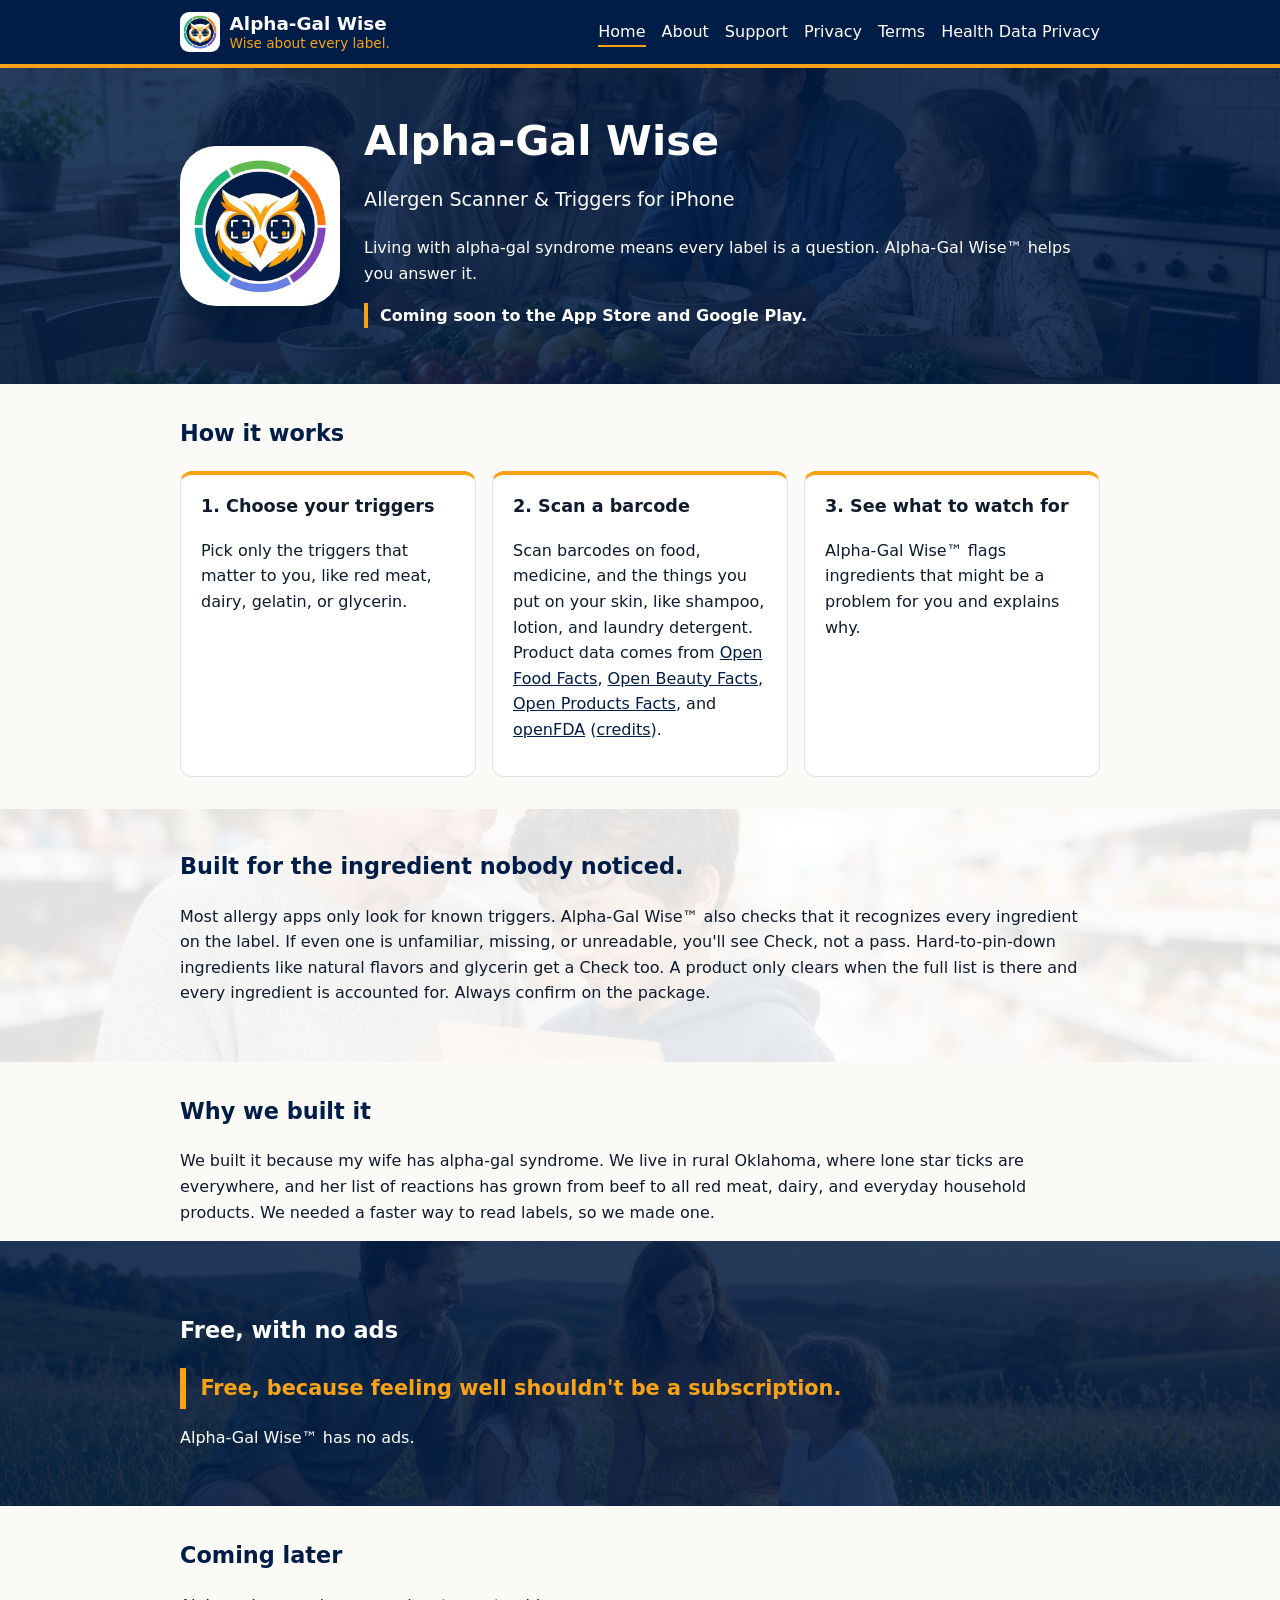
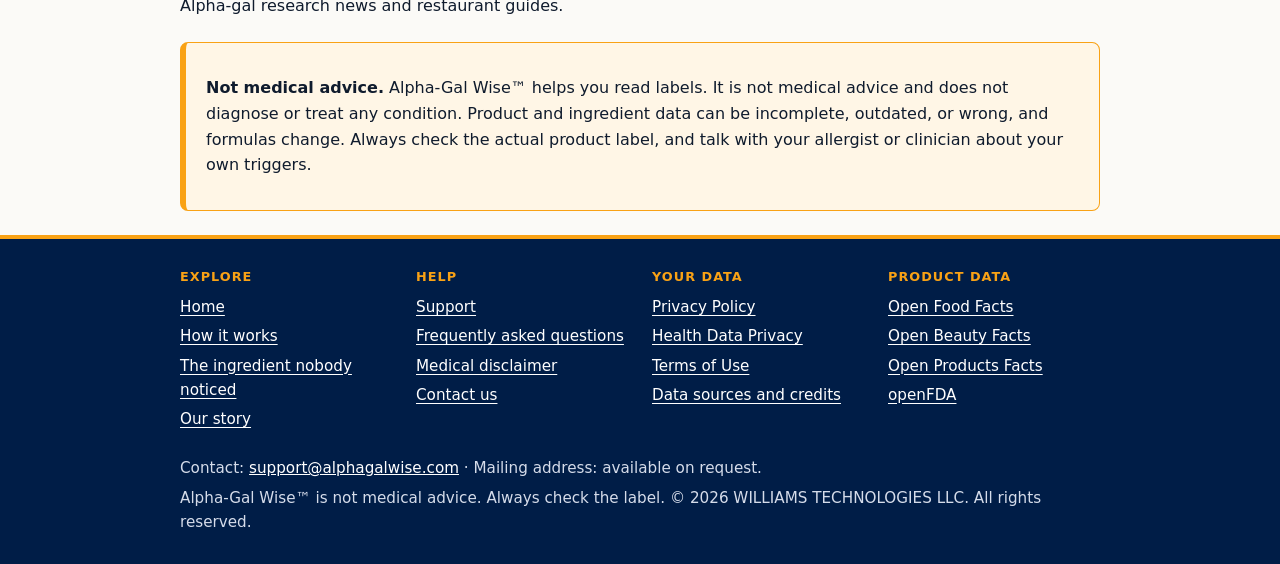
<file: index.html>
<!doctype html>
<html lang="en">
<head>
<meta charset="utf-8">
<meta name="viewport" content="width=device-width, initial-scale=1">
<title>Alpha-Gal Wise | Alpha-Gal Syndrome Ingredient Scanner</title>
<meta name="description" content="Ingredient scanner for alpha-gal syndrome. Scan food, medicine, and personal care barcodes to spot hidden mammal-derived ingredients that may be triggers.">
<link rel="canonical" href="https://alphagalwise.com/">
<link rel="icon" href="/favicon.ico" sizes="any">
<link rel="icon" type="image/png" sizes="32x32" href="/assets/favicon-32.png">
<link rel="apple-touch-icon" href="/assets/apple-touch-icon.png">
<link rel="stylesheet" href="/assets/style.css?v=20261030">
<meta property="og:title" content="Alpha-Gal Wise | Alpha-Gal Syndrome Ingredient Scanner">
<meta property="og:description" content="Ingredient scanner for alpha-gal syndrome. Scan food, medicine, and personal care barcodes to spot hidden mammal-derived ingredients that may be triggers.">
<meta property="og:image" content="https://alphagalwise.com/assets/og-image.png">
<meta property="og:image:width" content="1200">
<meta property="og:image:height" content="630">
<meta property="og:image:alt" content="Alpha-Gal Wise app icon with the slogan: Free, because feeling well shouldn&#x27;t be a subscription.">
<meta property="og:url" content="https://alphagalwise.com/">
<meta property="og:type" content="website">
<meta property="og:site_name" content="Alpha-Gal Wise">
<meta name="twitter:card" content="summary_large_image">
<meta name="twitter:title" content="Alpha-Gal Wise | Alpha-Gal Syndrome Ingredient Scanner">
<meta name="twitter:description" content="Ingredient scanner for alpha-gal syndrome. Scan food, medicine, and personal care barcodes to spot hidden mammal-derived ingredients that may be triggers.">
<meta name="twitter:image" content="https://alphagalwise.com/assets/og-image.png">
<meta name="twitter:image:alt" content="Alpha-Gal Wise app icon with the slogan: Free, because feeling well shouldn&#x27;t be a subscription.">
<meta name="theme-color" content="#001D47">
<script src="/assets/header.js?v=20261030" defer></script>
</head>
<body>
<a class="skip" href="#main">Skip to main content</a>
<header class="site"><div class="wrap">
<a class="brand" href="/"><img src="/assets/icon-256.png" alt="" width="40" height="40"><span class="brand-text"><span class="brand-name">Alpha-Gal Wise</span><span class="tagline">Wise about every label.</span></span></a>
<button class="menu-btn" type="button" aria-expanded="false" aria-controls="main-nav" aria-label="Menu"><span></span><span></span><span></span></button>
<nav aria-label="Main" id="main-nav"><ul><li><a href="index.html" aria-current="page">Home</a></li><li><a href="about.html">About</a></li><li><a href="support.html">Support</a></li><li><a href="privacy.html">Privacy</a></li><li><a href="terms.html">Terms</a></li><li><a href="health-data-privacy.html">Health Data Privacy</a></li></ul></nav>
</div></header>
<main id="main" class="wrap">

<section class="hero bleed photo-navy" style="--img:url(/assets/mock/kitchen.jpg)" aria-labelledby="h1">
<img src="/assets/icon-256.png" alt="Alpha-Gal Wise app icon" width="160" height="160">
<div>
<h1 id="h1">Alpha-Gal Wise</h1>
<p class="lead">Allergen Scanner &amp; Triggers for iPhone</p>
<p>Living with alpha-gal syndrome means every label is a question. Alpha-Gal Wise&trade; helps you answer it.</p>
<p class="soon">Coming soon to the App Store and Google Play.</p>
</div>
</section>

<h2 id="how-it-works">How it works</h2>
<div class="grid">
<div class="card"><h3>1. Choose your triggers</h3><p>Pick only the triggers that matter to you, like red meat, dairy, gelatin, or glycerin.</p></div>
<div class="card"><h3>2. Scan a barcode</h3><p>Scan barcodes on food, medicine, and the things you put on your skin, like shampoo, lotion, and laundry detergent. Product data comes from <a href="https://world.openfoodfacts.org" target="_blank" rel="noopener">Open Food Facts</a>, <a href="https://world.openbeautyfacts.org" target="_blank" rel="noopener">Open Beauty Facts</a>, <a href="https://world.openproductsfacts.org" target="_blank" rel="noopener">Open Products Facts</a>, and <a href="https://open.fda.gov" target="_blank" rel="noopener">openFDA</a> (<a href="/support.html#credits">credits</a>).</p></div>
<div class="card"><h3>3. See what to watch for</h3><p>Alpha-Gal Wise&trade; flags ingredients that might be a problem for you and explains why.</p></div>
</div>

<section class="feature bleed photo-white" style="--img:url(/assets/mock/grocery.jpg)" aria-labelledby="unknowns">
<h2 id="unknowns">Built for the ingredient nobody noticed.</h2>
<p>Most allergy apps only look for known triggers. Alpha-Gal Wise&trade; also checks that it recognizes every ingredient on the label. If even one is unfamiliar, missing, or unreadable, you'll see Check, not a pass. Hard-to-pin-down ingredients like natural flavors and glycerin get a Check too. A product only clears when the full list is there and every ingredient is accounted for. Always confirm on the package.</p>
</section>

<h2>Why we built it</h2>
<p>We built it because my wife has alpha-gal syndrome. We live in rural Oklahoma, where lone star ticks are everywhere, and her list of reactions has grown from beef to all red meat, dairy, and everyday household products. We needed a faster way to read labels, so we made one.</p>

<section class="bleed photo-navy" style="--img:url(/assets/mock/picnic.jpg)">
<h2>Free, with no ads</h2>
<p class="slogan">Free, because feeling well shouldn't be a subscription.</p>
<p>Alpha-Gal Wise&trade; has no ads.</p>
</section>

<h2>Coming later</h2>
<p>Alpha-gal research news and restaurant guides.</p>

<div class="notice" role="note"><p><strong>Not medical advice.</strong> Alpha-Gal Wise&trade; helps you read labels. It is not medical advice and does not diagnose or treat any condition. Product and ingredient data can be incomplete, outdated, or wrong, and formulas change. Always check the actual product label, and talk with your allergist or clinician about your own triggers.</p></div>

</main>
<footer class="site"><div class="wrap">
<nav class="ftoc" aria-label="Footer">
<div class="fcol"><h2>Explore</h2><ul><li><a href="/index.html">Home</a></li><li><a href="/index.html#how-it-works">How it works</a></li><li><a href="/index.html#unknowns">The ingredient nobody noticed</a></li><li><a href="/about.html">Our story</a></li></ul></div>
<div class="fcol"><h2>Help</h2><ul><li><a href="/support.html">Support</a></li><li><a href="/support.html#faq">Frequently asked questions</a></li><li><a href="/support.html#medical-disclaimer">Medical disclaimer</a></li><li><a href="/about.html#contact">Contact us</a></li></ul></div>
<div class="fcol"><h2>Your data</h2><ul><li><a href="/privacy.html">Privacy Policy</a></li><li><a href="/health-data-privacy.html">Health Data Privacy</a></li><li><a href="/terms.html">Terms of Use</a></li><li><a href="/support.html#credits">Data sources and credits</a></li></ul></div>
<div class="fcol"><h2>Product data</h2><ul><li><a href="https://world.openfoodfacts.org/" target="_blank" rel="noopener">Open Food Facts</a></li><li><a href="https://world.openbeautyfacts.org/" target="_blank" rel="noopener">Open Beauty Facts</a></li><li><a href="https://world.openproductsfacts.org/" target="_blank" rel="noopener">Open Products Facts</a></li><li><a href="https://open.fda.gov/" target="_blank" rel="noopener">openFDA</a></li></ul></div>
</nav>
<p>Contact: <a href="mailto:support@alphagalwise.com">support@alphagalwise.com</a> &middot; Mailing address: available on request.</p>
<p>Alpha-Gal Wise&trade; is not medical advice. Always check the label. &copy; 2026 WILLIAMS TECHNOLOGIES LLC. All rights reserved.</p>
</div></footer>
<script>if(navigator.doNotTrack!=='1'&&window.doNotTrack!=='1'&&!navigator.globalPrivacyControl){var g=document.createElement('script');g.async=true;g.src='https://gc.zgo.at/count.js';g.setAttribute('data-goatcounter','https://alphagalwise.goatcounter.com/count');document.body.appendChild(g);}</script>
</body>
</html>
</file>
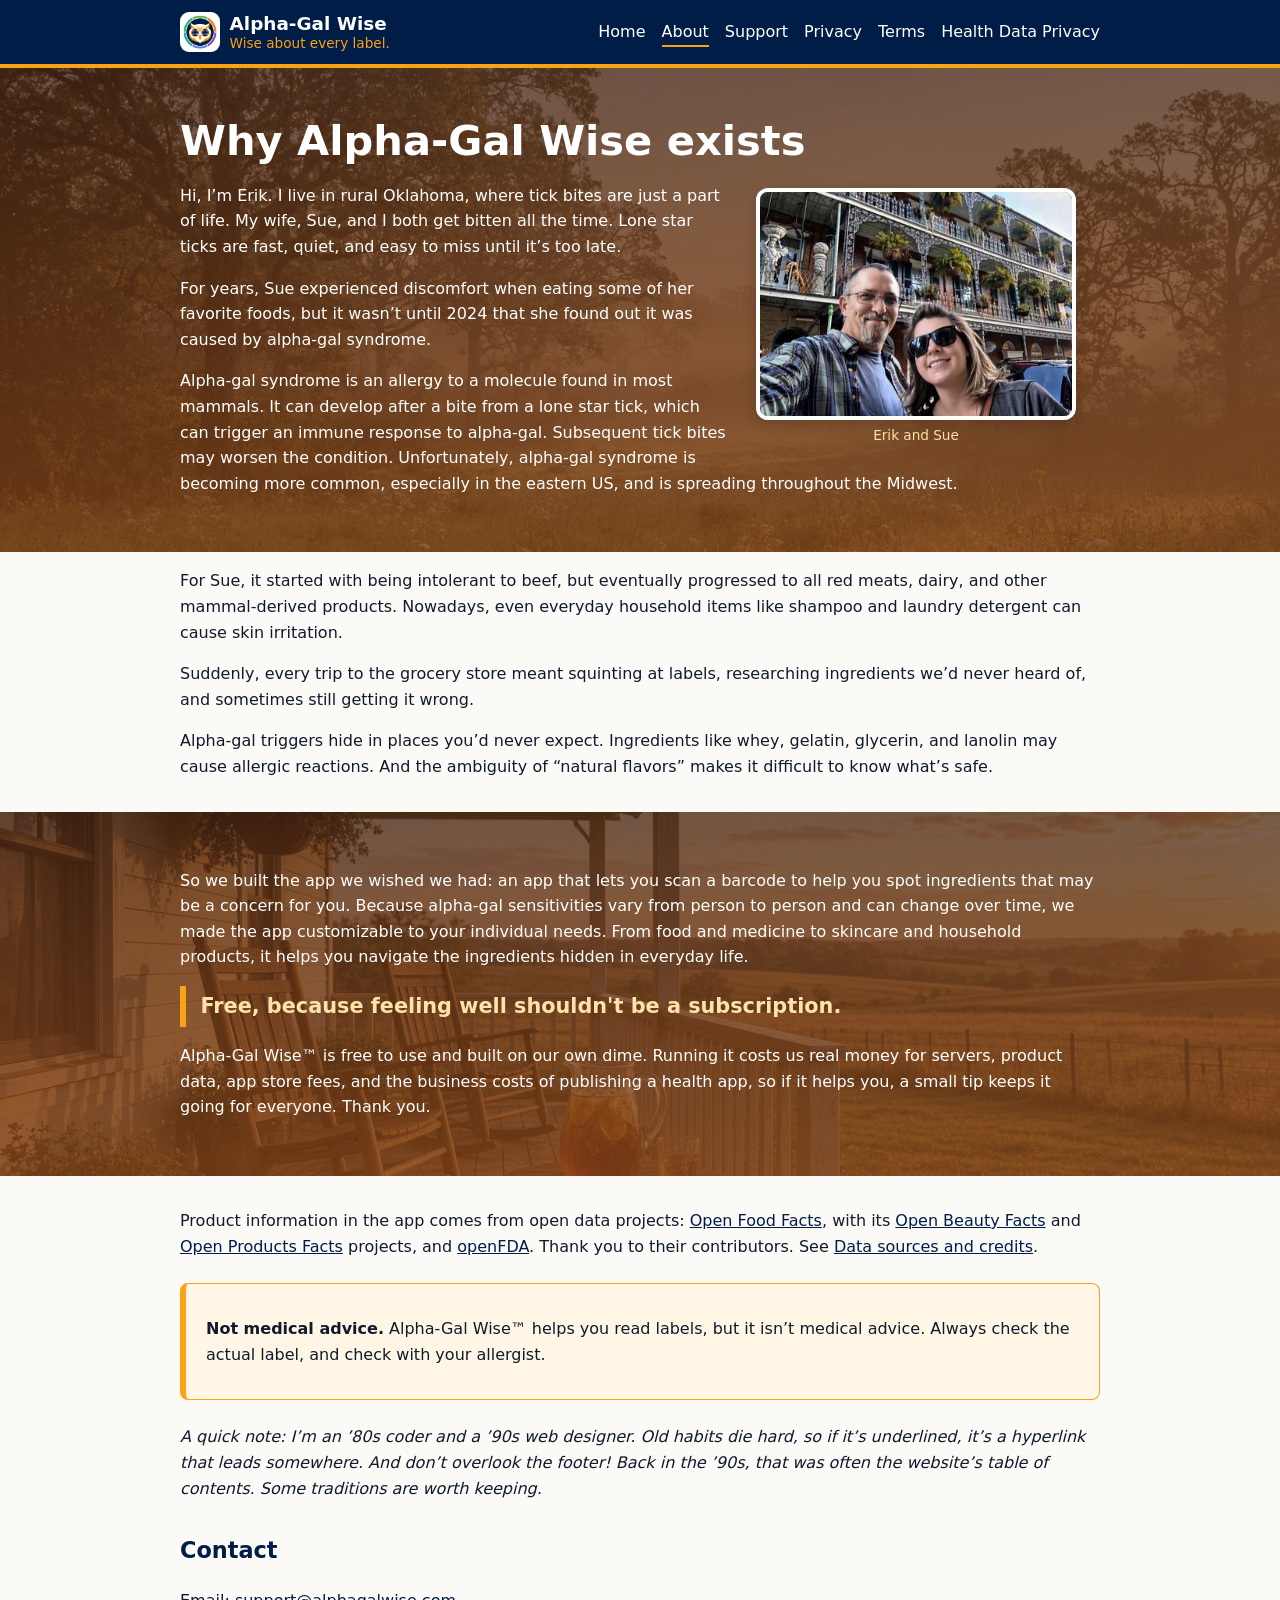
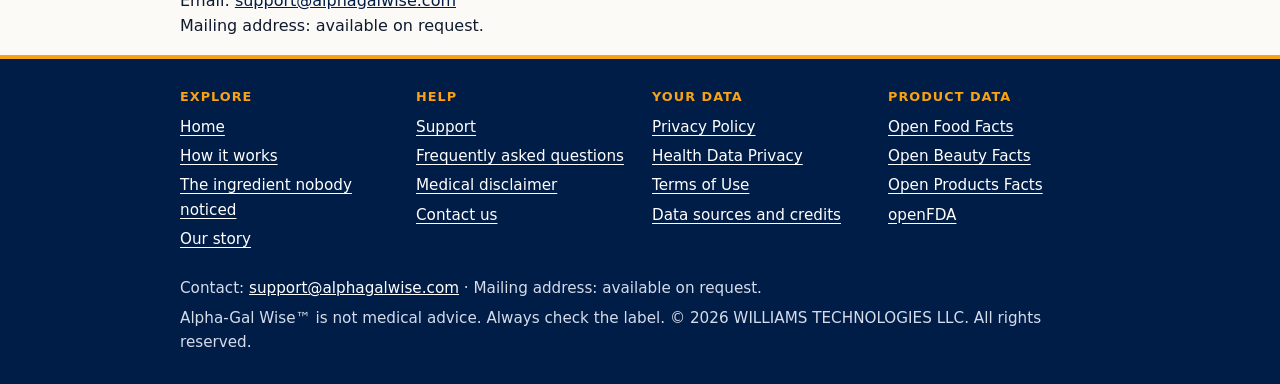
<file: about.html>
<!doctype html>
<html lang="en">
<head>
<meta charset="utf-8">
<meta name="viewport" content="width=device-width, initial-scale=1">
<title>About Alpha-Gal Wise | Living With Alpha-Gal Syndrome</title>
<meta name="description" content="Why Alpha-Gal Wise exists: Erik and Sue&#x27;s story of living with alpha-gal syndrome, a mammalian meat allergy, in rural Oklahoma, and why the app is free.">
<link rel="canonical" href="https://alphagalwise.com/about.html">
<link rel="icon" href="/favicon.ico" sizes="any">
<link rel="icon" type="image/png" sizes="32x32" href="/assets/favicon-32.png">
<link rel="apple-touch-icon" href="/assets/apple-touch-icon.png">
<link rel="stylesheet" href="/assets/style.css?v=20261030">
<meta property="og:title" content="About Alpha-Gal Wise | Living With Alpha-Gal Syndrome">
<meta property="og:description" content="Why Alpha-Gal Wise exists: Erik and Sue&#x27;s story of living with alpha-gal syndrome, a mammalian meat allergy, in rural Oklahoma, and why the app is free.">
<meta property="og:image" content="https://alphagalwise.com/assets/og-image.png">
<meta property="og:image:width" content="1200">
<meta property="og:image:height" content="630">
<meta property="og:image:alt" content="Alpha-Gal Wise app icon with the slogan: Free, because feeling well shouldn&#x27;t be a subscription.">
<meta property="og:url" content="https://alphagalwise.com/about.html">
<meta property="og:type" content="article">
<meta property="og:site_name" content="Alpha-Gal Wise">
<meta name="twitter:card" content="summary_large_image">
<meta name="twitter:title" content="About Alpha-Gal Wise | Living With Alpha-Gal Syndrome">
<meta name="twitter:description" content="Why Alpha-Gal Wise exists: Erik and Sue&#x27;s story of living with alpha-gal syndrome, a mammalian meat allergy, in rural Oklahoma, and why the app is free.">
<meta name="twitter:image" content="https://alphagalwise.com/assets/og-image.png">
<meta name="twitter:image:alt" content="Alpha-Gal Wise app icon with the slogan: Free, because feeling well shouldn&#x27;t be a subscription.">
<meta name="theme-color" content="#001D47">
<script src="/assets/header.js?v=20261030" defer></script>
</head>
<body>
<a class="skip" href="#main">Skip to main content</a>
<header class="site"><div class="wrap">
<a class="brand" href="/"><img src="/assets/icon-256.png" alt="" width="40" height="40"><span class="brand-text"><span class="brand-name">Alpha-Gal Wise</span><span class="tagline">Wise about every label.</span></span></a>
<button class="menu-btn" type="button" aria-expanded="false" aria-controls="main-nav" aria-label="Menu"><span></span><span></span><span></span></button>
<nav aria-label="Main" id="main-nav"><ul><li><a href="index.html">Home</a></li><li><a href="about.html" aria-current="page">About</a></li><li><a href="support.html">Support</a></li><li><a href="privacy.html">Privacy</a></li><li><a href="terms.html">Terms</a></li><li><a href="health-data-privacy.html">Health Data Privacy</a></li></ul></nav>
</div></header>
<main id="main" class="wrap">

<section class="hero bleed photo-navy warm" style="--img:url(/assets/mock/woods.jpg)" aria-labelledby="about-h1">
<div>
<h1 id="about-h1">Why Alpha-Gal Wise exists</h1>
<figure class="about-photo"><img src="/assets/erik-and-sue.jpg" alt="Erik and Sue smiling together in front of a historic building with iron balconies and hanging ferns" width="400" height="287" loading="lazy"><figcaption>Erik and Sue</figcaption></figure>
<p>Hi, I&rsquo;m Erik. I live in rural Oklahoma, where tick bites are just a part of life. My wife, Sue, and I both get bitten all the time. Lone star ticks are fast, quiet, and easy to miss until it&rsquo;s too late.</p>
<p>For years, Sue experienced discomfort when eating some of her favorite foods, but it wasn&rsquo;t until 2024 that she found out it was caused by alpha-gal syndrome.</p>
<p>Alpha-gal syndrome is an allergy to a molecule found in most mammals. It can develop after a bite from a lone star tick, which can trigger an immune response to alpha-gal. Subsequent tick bites may worsen the condition. Unfortunately, alpha-gal syndrome is becoming more common, especially in the eastern US, and is spreading throughout the Midwest.</p>
</div>
</section>
<p>For Sue, it started with being intolerant to beef, but eventually progressed to all red meats, dairy, and other mammal-derived products. Nowadays, even everyday household items like shampoo and laundry detergent can cause skin irritation.</p>
<p>Suddenly, every trip to the grocery store meant squinting at labels, researching ingredients we&rsquo;d never heard of, and sometimes still getting it wrong.</p>
<p>Alpha-gal triggers hide in places you&rsquo;d never expect. Ingredients like whey, gelatin, glycerin, and lanolin may cause allergic reactions. And the ambiguity of &ldquo;natural flavors&rdquo; makes it difficult to know what&rsquo;s safe.</p>
<section class="bleed photo-navy warm about-free" style="--img:url(/assets/mock/porch.jpg)">
<p>So we built the app we wished we had: an app that lets you scan a barcode to help you spot ingredients that may be a concern for you. Because alpha-gal sensitivities vary from person to person and can change over time, we made the app customizable to your individual needs. From food and medicine to skincare and household products, it helps you navigate the ingredients hidden in everyday life.</p>
<p class="slogan">Free, because feeling well shouldn't be a subscription.</p>
<p>Alpha-Gal Wise&trade; is free to use and built on our own dime. Running it costs us real money for servers, product data, app store fees, and the business costs of publishing a health app, so if it helps you, a small tip keeps it going for everyone. Thank you.</p>
</section>
<p>Product information in the app comes from open data projects: <a href="https://world.openfoodfacts.org" target="_blank" rel="noopener">Open Food Facts</a>, with its <a href="https://world.openbeautyfacts.org" target="_blank" rel="noopener">Open Beauty Facts</a> and <a href="https://world.openproductsfacts.org" target="_blank" rel="noopener">Open Products Facts</a> projects, and <a href="https://open.fda.gov" target="_blank" rel="noopener">openFDA</a>. Thank you to their contributors. See <a href="/support.html#credits">Data sources and credits</a>.</p>
<div class="notice" role="note"><p><strong>Not medical advice.</strong> Alpha-Gal Wise&trade; helps you read labels, but it isn&rsquo;t medical advice. Always check the actual label, and check with your allergist.</p></div>
<p><em>A quick note: I&rsquo;m an &rsquo;80s coder and a &rsquo;90s web designer. Old habits die hard, so if it&rsquo;s underlined, it&rsquo;s a hyperlink that leads somewhere. And don&rsquo;t overlook the footer! Back in the &rsquo;90s, that was often the website&rsquo;s table of contents. Some traditions are worth keeping.</em></p>

<h2 id="contact">Contact</h2>
<p>Email: <a href="mailto:support@alphagalwise.com">support@alphagalwise.com</a><br>Mailing address: available on request.</p>

</main>
<footer class="site"><div class="wrap">
<nav class="ftoc" aria-label="Footer">
<div class="fcol"><h2>Explore</h2><ul><li><a href="/index.html">Home</a></li><li><a href="/index.html#how-it-works">How it works</a></li><li><a href="/index.html#unknowns">The ingredient nobody noticed</a></li><li><a href="/about.html">Our story</a></li></ul></div>
<div class="fcol"><h2>Help</h2><ul><li><a href="/support.html">Support</a></li><li><a href="/support.html#faq">Frequently asked questions</a></li><li><a href="/support.html#medical-disclaimer">Medical disclaimer</a></li><li><a href="/about.html#contact">Contact us</a></li></ul></div>
<div class="fcol"><h2>Your data</h2><ul><li><a href="/privacy.html">Privacy Policy</a></li><li><a href="/health-data-privacy.html">Health Data Privacy</a></li><li><a href="/terms.html">Terms of Use</a></li><li><a href="/support.html#credits">Data sources and credits</a></li></ul></div>
<div class="fcol"><h2>Product data</h2><ul><li><a href="https://world.openfoodfacts.org/" target="_blank" rel="noopener">Open Food Facts</a></li><li><a href="https://world.openbeautyfacts.org/" target="_blank" rel="noopener">Open Beauty Facts</a></li><li><a href="https://world.openproductsfacts.org/" target="_blank" rel="noopener">Open Products Facts</a></li><li><a href="https://open.fda.gov/" target="_blank" rel="noopener">openFDA</a></li></ul></div>
</nav>
<p>Contact: <a href="mailto:support@alphagalwise.com">support@alphagalwise.com</a> &middot; Mailing address: available on request.</p>
<p>Alpha-Gal Wise&trade; is not medical advice. Always check the label. &copy; 2026 WILLIAMS TECHNOLOGIES LLC. All rights reserved.</p>
</div></footer>
<script>if(navigator.doNotTrack!=='1'&&window.doNotTrack!=='1'&&!navigator.globalPrivacyControl){var g=document.createElement('script');g.async=true;g.src='https://gc.zgo.at/count.js';g.setAttribute('data-goatcounter','https://alphagalwise.goatcounter.com/count');document.body.appendChild(g);}</script>
</body>
</html>
</file>
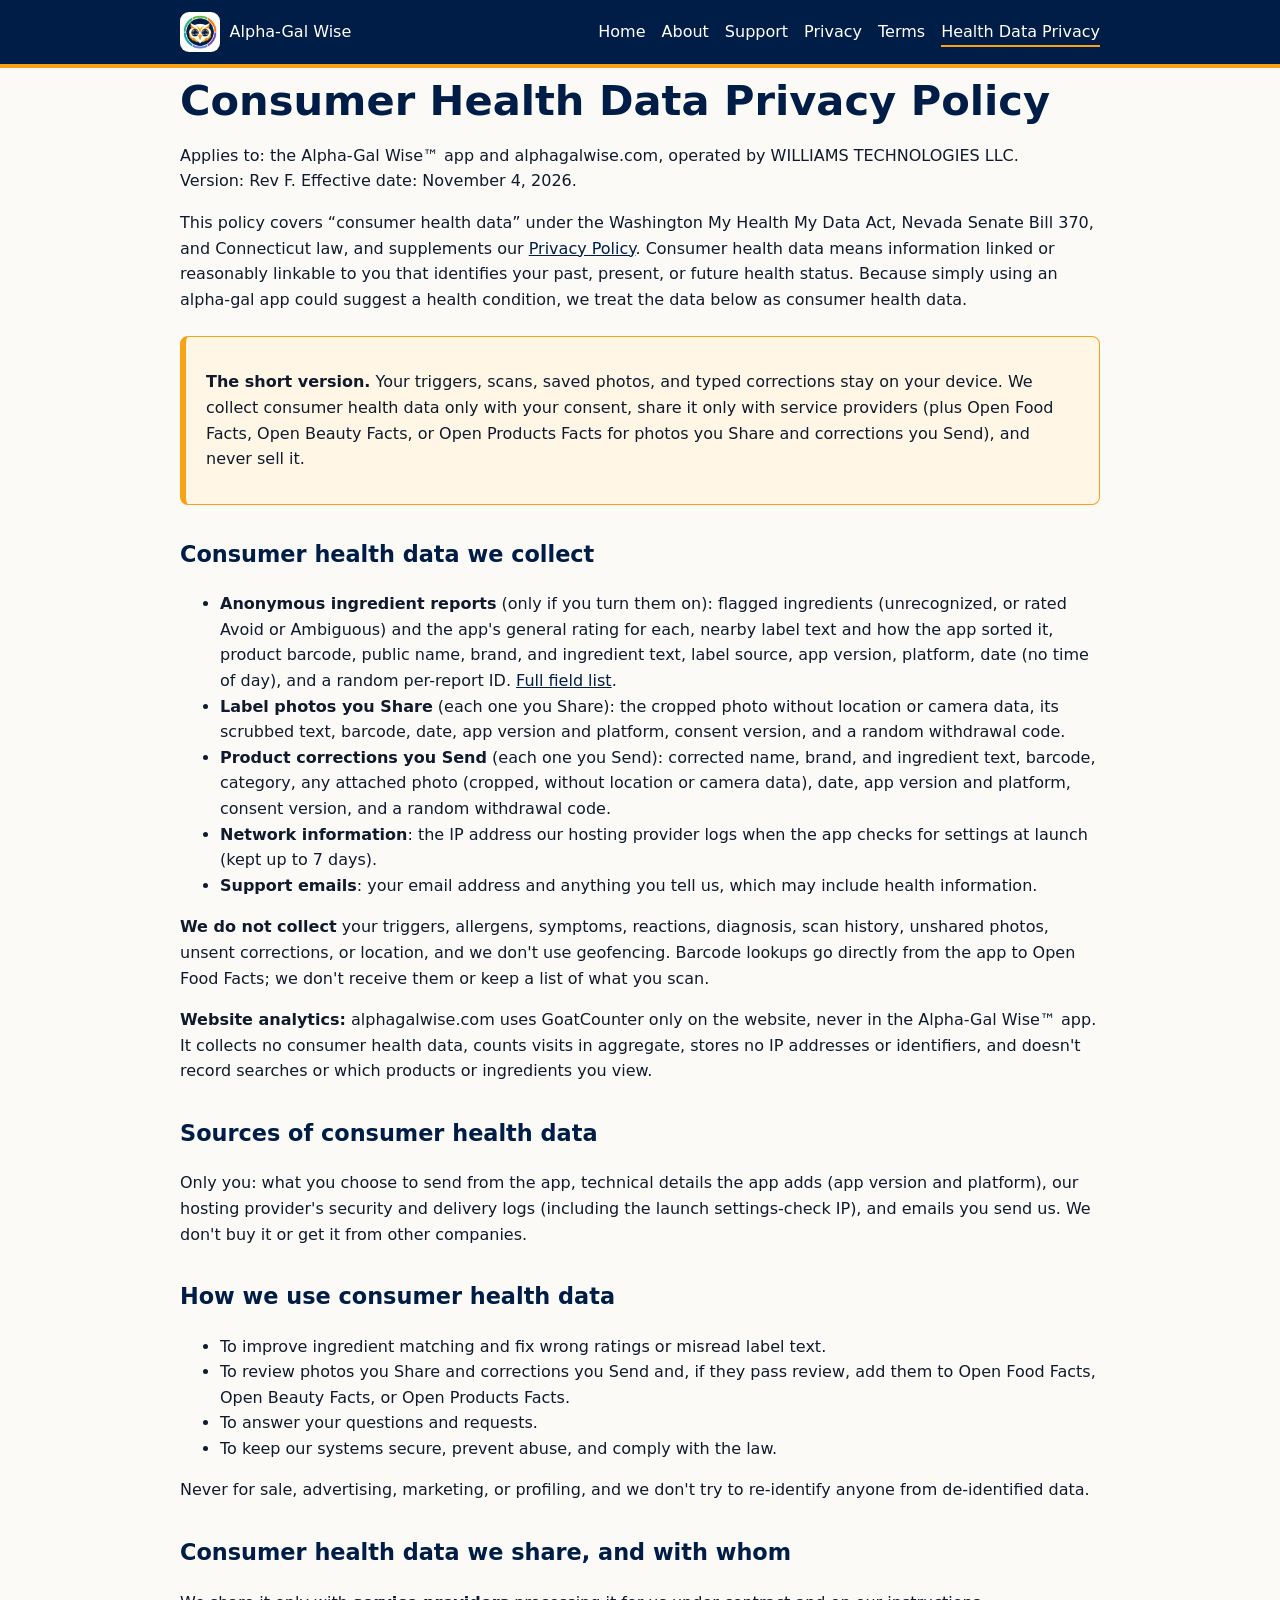
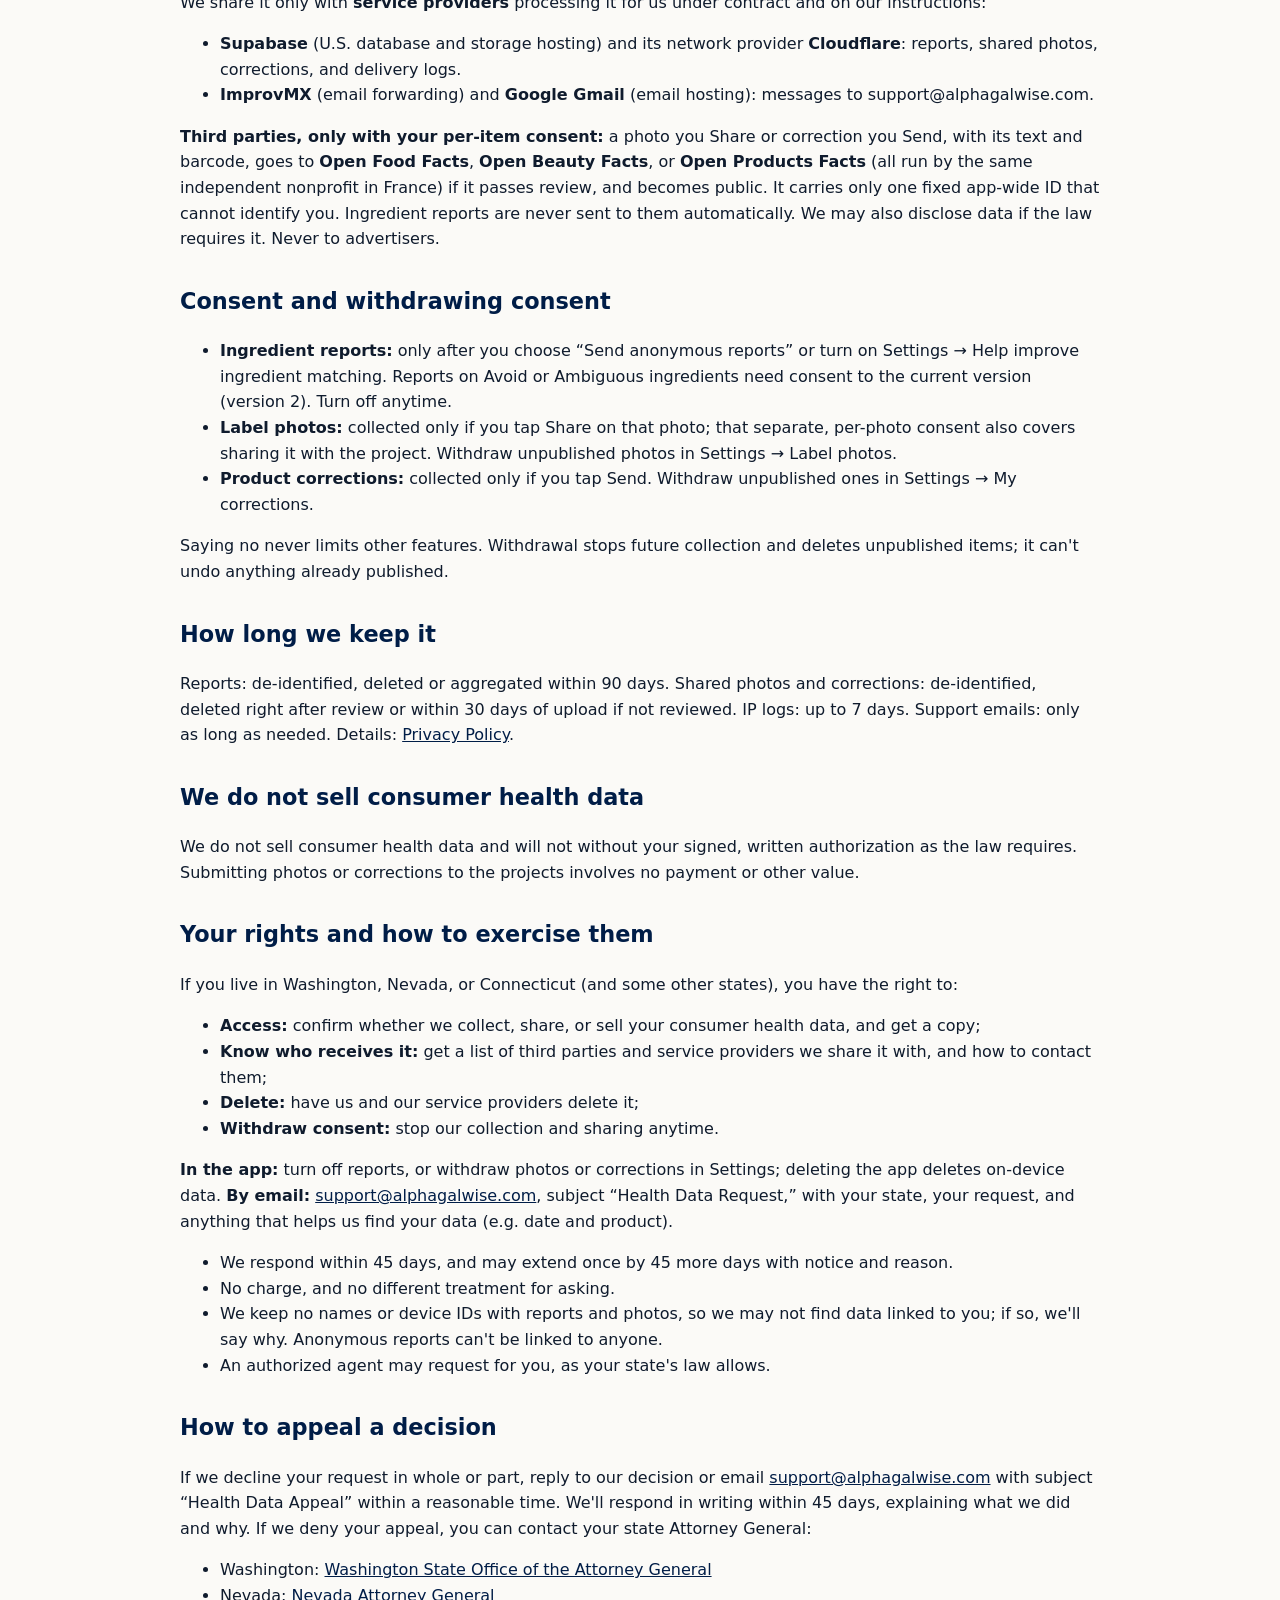
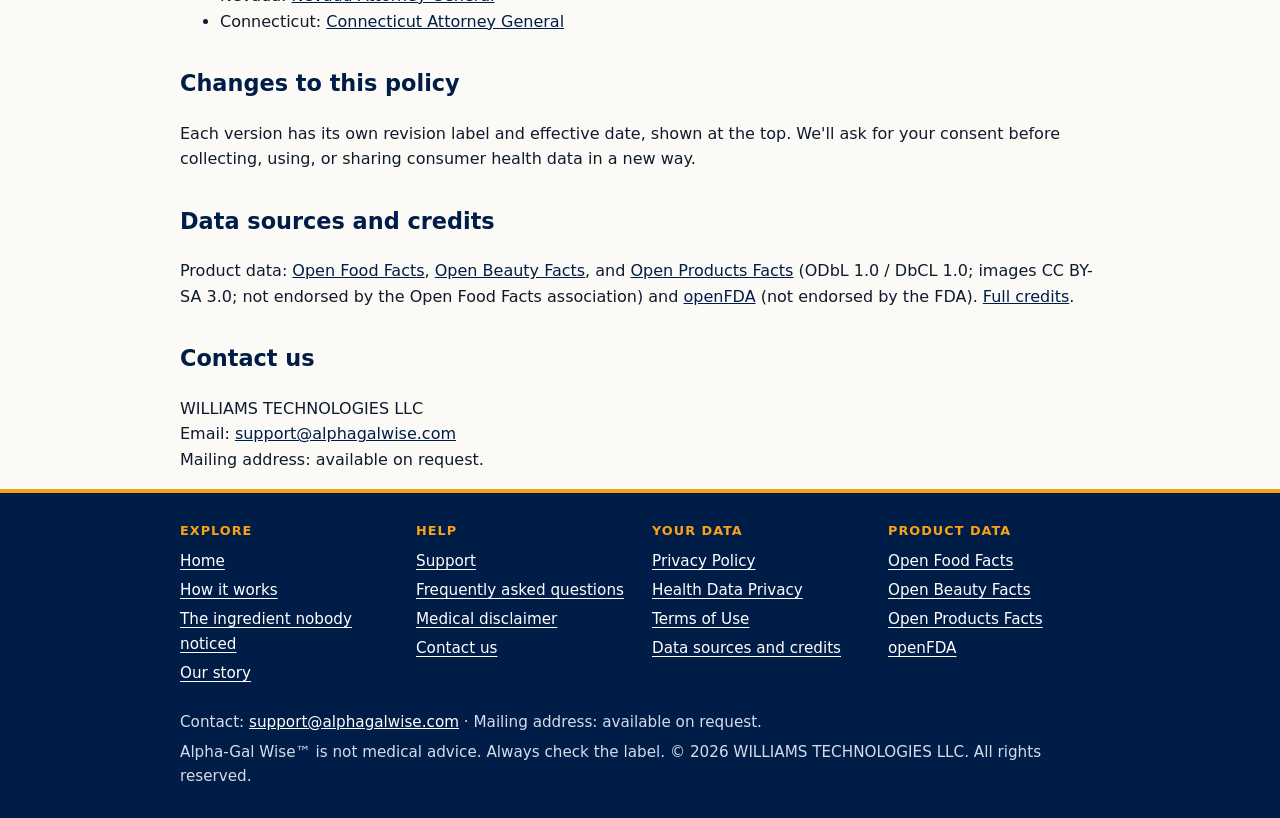
<file: health-data-privacy.html>
<!doctype html>
<html lang="en">
<head>
<meta charset="utf-8">
<meta name="viewport" content="width=device-width, initial-scale=1">
<title>Consumer Health Data Privacy Policy | Alpha-Gal Wise</title>
<meta name="description" content="Consumer health data privacy policy for Alpha-Gal Wise, the alpha-gal syndrome ingredient scanner app, for residents of Washington, Nevada, and Connecticut.">
<link rel="canonical" href="https://alphagalwise.com/health-data-privacy.html">
<link rel="icon" type="image/png" sizes="32x32" href="/assets/favicon-32.png">
<link rel="apple-touch-icon" href="/assets/apple-touch-icon.png">
<link rel="stylesheet" href="/assets/style.css?v=20261030">
<meta property="og:title" content="Consumer Health Data Privacy Policy | Alpha-Gal Wise">
<meta property="og:description" content="Consumer health data privacy policy for Alpha-Gal Wise, the alpha-gal syndrome ingredient scanner app, for residents of Washington, Nevada, and Connecticut.">
<meta property="og:image" content="https://alphagalwise.com/assets/og-image.png">
<meta property="og:image:width" content="1200">
<meta property="og:image:height" content="630">
<meta property="og:image:alt" content="Alpha-Gal Wise app icon with the slogan: Free, because feeling well shouldn&#x27;t be a subscription.">
<meta property="og:url" content="https://alphagalwise.com/health-data-privacy.html">
<meta property="og:type" content="website">
<meta property="og:site_name" content="Alpha-Gal Wise">
<meta name="twitter:card" content="summary_large_image">
<meta name="twitter:title" content="Consumer Health Data Privacy Policy | Alpha-Gal Wise">
<meta name="twitter:description" content="Consumer health data privacy policy for Alpha-Gal Wise, the alpha-gal syndrome ingredient scanner app, for residents of Washington, Nevada, and Connecticut.">
<meta name="twitter:image" content="https://alphagalwise.com/assets/og-image.png">
<meta name="twitter:image:alt" content="Alpha-Gal Wise app icon with the slogan: Free, because feeling well shouldn&#x27;t be a subscription.">
<meta name="theme-color" content="#001D47">
<script src="/assets/header.js?v=20261030" defer></script>
</head>
<body>
<a class="skip" href="#main">Skip to main content</a>
<header class="site"><div class="wrap">
<a class="brand" href="/"><img src="/assets/icon-256.png" alt="" width="40" height="40">Alpha-Gal Wise</a>
<button class="menu-btn" type="button" aria-expanded="false" aria-controls="main-nav" aria-label="Menu"><span></span><span></span><span></span></button>
<nav aria-label="Main" id="main-nav"><ul><li><a href="index.html">Home</a></li><li><a href="about.html">About</a></li><li><a href="support.html">Support</a></li><li><a href="privacy.html">Privacy</a></li><li><a href="terms.html">Terms</a></li><li><a href="health-data-privacy.html" aria-current="page">Health Data Privacy</a></li></ul></nav>
</div></header>
<main id="main" class="wrap">
<h1>Consumer Health Data Privacy Policy</h1>
<p>Applies to: the Alpha-Gal Wise&trade; app and alphagalwise.com, operated by WILLIAMS TECHNOLOGIES LLC.<br>Version: Rev F. Effective date: November 4, 2026.</p>
<p>This policy covers &ldquo;consumer health data&rdquo; under the Washington My Health My Data Act, Nevada Senate Bill 370, and Connecticut law, and supplements our <a href="privacy.html">Privacy Policy</a>. Consumer health data means information linked or reasonably linkable to you that identifies your past, present, or future health status. Because simply using an alpha-gal app could suggest a health condition, we treat the data below as consumer health data.</p>
<div class="notice" role="note"><p><strong>The short version.</strong> Your triggers, scans, saved photos, and typed corrections stay on your device. We collect consumer health data only with your consent, share it only with service providers (plus Open Food Facts, Open Beauty Facts, or Open Products Facts for photos you Share and corrections you Send), and never sell it.</p></div>

<h2 id="categories">Consumer health data we collect</h2>
<ul>
<li><strong>Anonymous ingredient reports</strong> (only if you turn them on): flagged ingredients (unrecognized, or rated Avoid or Ambiguous) and the app's general rating for each, nearby label text and how the app sorted it, product barcode, public name, brand, and ingredient text, label source, app version, platform, date (no time of day), and a random per-report ID. <a href="privacy.html#ingredient-reports">Full field list</a>.</li>
<li><strong>Label photos you Share</strong> (each one you Share): the cropped photo without location or camera data, its scrubbed text, barcode, date, app version and platform, consent version, and a random withdrawal code.</li>
<li><strong>Product corrections you Send</strong> (each one you Send): corrected name, brand, and ingredient text, barcode, category, any attached photo (cropped, without location or camera data), date, app version and platform, consent version, and a random withdrawal code.</li>
<li><strong>Network information</strong>: the IP address our hosting provider logs when the app checks for settings at launch (kept up to 7 days).</li>
<li><strong>Support emails</strong>: your email address and anything you tell us, which may include health information.</li>
</ul>
<p><strong>We do not collect</strong> your triggers, allergens, symptoms, reactions, diagnosis, scan history, unshared photos, unsent corrections, or location, and we don't use geofencing. Barcode lookups go directly from the app to Open Food Facts; we don't receive them or keep a list of what you scan.</p>
<p><strong>Website analytics:</strong> alphagalwise.com uses GoatCounter only on the website, never in the Alpha-Gal Wise&trade; app. It collects no consumer health data, counts visits in aggregate, stores no IP addresses or identifiers, and doesn't record searches or which products or ingredients you view.</p>

<h2 id="sources">Sources of consumer health data</h2>
<p>Only you: what you choose to send from the app, technical details the app adds (app version and platform), our hosting provider's security and delivery logs (including the launch settings-check IP), and emails you send us. We don't buy it or get it from other companies.</p>

<h2 id="purposes">How we use consumer health data</h2>
<ul><li>To improve ingredient matching and fix wrong ratings or misread label text.</li><li>To review photos you Share and corrections you Send and, if they pass review, add them to Open Food Facts, Open Beauty Facts, or Open Products Facts.</li><li>To answer your questions and requests.</li><li>To keep our systems secure, prevent abuse, and comply with the law.</li></ul>
<p>Never for sale, advertising, marketing, or profiling, and we don't try to re-identify anyone from de-identified data.</p>

<h2 id="sharing">Consumer health data we share, and with whom</h2>
<p>We share it only with <strong>service providers</strong> processing it for us under contract and on our instructions:</p>
<ul><li><strong>Supabase</strong> (U.S. database and storage hosting) and its network provider <strong>Cloudflare</strong>: reports, shared photos, corrections, and delivery logs.</li><li><strong>ImprovMX</strong> (email forwarding) and <strong>Google Gmail</strong> (email hosting): messages to support@alphagalwise.com.</li></ul>
<p><strong>Third parties, only with your per-item consent:</strong> a photo you Share or correction you Send, with its text and barcode, goes to <strong>Open Food Facts</strong>, <strong>Open Beauty Facts</strong>, or <strong>Open Products Facts</strong> (all run by the same independent nonprofit in France) if it passes review, and becomes public. It carries only one fixed app-wide ID that cannot identify you. Ingredient reports are never sent to them automatically. We may also disclose data if the law requires it. Never to advertisers.</p>

<h2 id="consent">Consent and withdrawing consent</h2>
<ul><li><strong>Ingredient reports:</strong> only after you choose &ldquo;Send anonymous reports&rdquo; or turn on Settings &rarr; Help improve ingredient matching. Reports on Avoid or Ambiguous ingredients need consent to the current version (version 2). Turn off anytime.</li><li><strong>Label photos:</strong> collected only if you tap Share on that photo; that separate, per-photo consent also covers sharing it with the project. Withdraw unpublished photos in Settings &rarr; Label photos.</li><li><strong>Product corrections:</strong> collected only if you tap Send. Withdraw unpublished ones in Settings &rarr; My corrections.</li></ul>
<p>Saying no never limits other features. Withdrawal stops future collection and deletes unpublished items; it can't undo anything already published.</p>

<h2 id="retention">How long we keep it</h2>
<p>Reports: de-identified, deleted or aggregated within 90 days. Shared photos and corrections: de-identified, deleted right after review or within 30 days of upload if not reviewed. IP logs: up to 7 days. Support emails: only as long as needed. Details: <a href="privacy.html#retention">Privacy Policy</a>.</p>

<h2 id="no-sale">We do not sell consumer health data</h2>
<p>We do not sell consumer health data and will not without your signed, written authorization as the law requires. Submitting photos or corrections to the projects involves no payment or other value.</p>

<h2 id="rights">Your rights and how to exercise them</h2>
<p>If you live in Washington, Nevada, or Connecticut (and some other states), you have the right to:</p>
<ul><li><strong>Access:</strong> confirm whether we collect, share, or sell your consumer health data, and get a copy;</li><li><strong>Know who receives it:</strong> get a list of third parties and service providers we share it with, and how to contact them;</li><li><strong>Delete:</strong> have us and our service providers delete it;</li><li><strong>Withdraw consent:</strong> stop our collection and sharing anytime.</li></ul>
<p><strong>In the app:</strong> turn off reports, or withdraw photos or corrections in Settings; deleting the app deletes on-device data. <strong>By email:</strong> <a href="mailto:support@alphagalwise.com">support@alphagalwise.com</a>, subject &ldquo;Health Data Request,&rdquo; with your state, your request, and anything that helps us find your data (e.g. date and product).</p>
<ul><li>We respond within 45 days, and may extend once by 45 more days with notice and reason.</li><li>No charge, and no different treatment for asking.</li><li>We keep no names or device IDs with reports and photos, so we may not find data linked to you; if so, we'll say why. Anonymous reports can't be linked to anyone.</li><li>An authorized agent may request for you, as your state's law allows.</li></ul>

<h2 id="appeals">How to appeal a decision</h2>
<p>If we decline your request in whole or part, reply to our decision or email <a href="mailto:support@alphagalwise.com">support@alphagalwise.com</a> with subject &ldquo;Health Data Appeal&rdquo; within a reasonable time. We'll respond in writing within 45 days, explaining what we did and why. If we deny your appeal, you can contact your state Attorney General:</p>
<ul><li>Washington: <a href="https://www.atg.wa.gov/file-complaint" target="_blank" rel="noopener">Washington State Office of the Attorney General</a></li><li>Nevada: <a href="https://ag.nv.gov/Complaints/CSU_Complaints___FAQ/" target="_blank" rel="noopener">Nevada Attorney General</a></li><li>Connecticut: <a href="https://portal.ct.gov/ag" target="_blank" rel="noopener">Connecticut Attorney General</a></li></ul>

<h2 id="changes">Changes to this policy</h2>
<p>Each version has its own revision label and effective date, shown at the top. We'll ask for your consent before collecting, using, or sharing consumer health data in a new way.</p>

<h2 id="credits">Data sources and credits</h2>
<p>Product data: <a href="https://openfoodfacts.org" target="_blank" rel="noopener">Open Food Facts</a>, <a href="https://world.openbeautyfacts.org" target="_blank" rel="noopener">Open Beauty Facts</a>, and <a href="https://world.openproductsfacts.org" target="_blank" rel="noopener">Open Products Facts</a> (ODbL 1.0 / DbCL 1.0; images CC BY-SA 3.0; not endorsed by the Open Food Facts association) and <a href="https://open.fda.gov" target="_blank" rel="noopener">openFDA</a> (not endorsed by the FDA). <a href="terms.html#credits">Full credits</a>.</p>

<h2 id="contact">Contact us</h2>
<p>WILLIAMS TECHNOLOGIES LLC<br>Email: <a href="mailto:support@alphagalwise.com">support@alphagalwise.com</a><br>Mailing address: available on request.</p>
</main>
<footer class="site"><div class="wrap">
<nav class="ftoc" aria-label="Footer">
<div class="fcol"><h2>Explore</h2><ul><li><a href="/index.html">Home</a></li><li><a href="/index.html#how-it-works">How it works</a></li><li><a href="/index.html#unknowns">The ingredient nobody noticed</a></li><li><a href="/about.html">Our story</a></li></ul></div>
<div class="fcol"><h2>Help</h2><ul><li><a href="/support.html">Support</a></li><li><a href="/support.html#faq">Frequently asked questions</a></li><li><a href="/support.html#medical-disclaimer">Medical disclaimer</a></li><li><a href="/about.html#contact">Contact us</a></li></ul></div>
<div class="fcol"><h2>Your data</h2><ul><li><a href="/privacy.html">Privacy Policy</a></li><li><a href="/health-data-privacy.html">Health Data Privacy</a></li><li><a href="/terms.html">Terms of Use</a></li><li><a href="/support.html#credits">Data sources and credits</a></li></ul></div>
<div class="fcol"><h2>Product data</h2><ul><li><a href="https://world.openfoodfacts.org/" target="_blank" rel="noopener">Open Food Facts</a></li><li><a href="https://world.openbeautyfacts.org/" target="_blank" rel="noopener">Open Beauty Facts</a></li><li><a href="https://world.openproductsfacts.org/" target="_blank" rel="noopener">Open Products Facts</a></li><li><a href="https://open.fda.gov/" target="_blank" rel="noopener">openFDA</a></li></ul></div>
</nav>
<p>Contact: <a href="mailto:support@alphagalwise.com">support@alphagalwise.com</a> &middot; Mailing address: available on request.</p>
<p>Alpha-Gal Wise&trade; is not medical advice. Always check the label. &copy; 2026 WILLIAMS TECHNOLOGIES LLC. All rights reserved.</p>
</div></footer>
<script>if(navigator.doNotTrack!=='1'&&window.doNotTrack!=='1'&&!navigator.globalPrivacyControl){var g=document.createElement('script');g.async=true;g.src='https://gc.zgo.at/count.js';g.setAttribute('data-goatcounter','https://alphagalwise.goatcounter.com/count');document.body.appendChild(g);}</script>
</body>
</html>
</file>
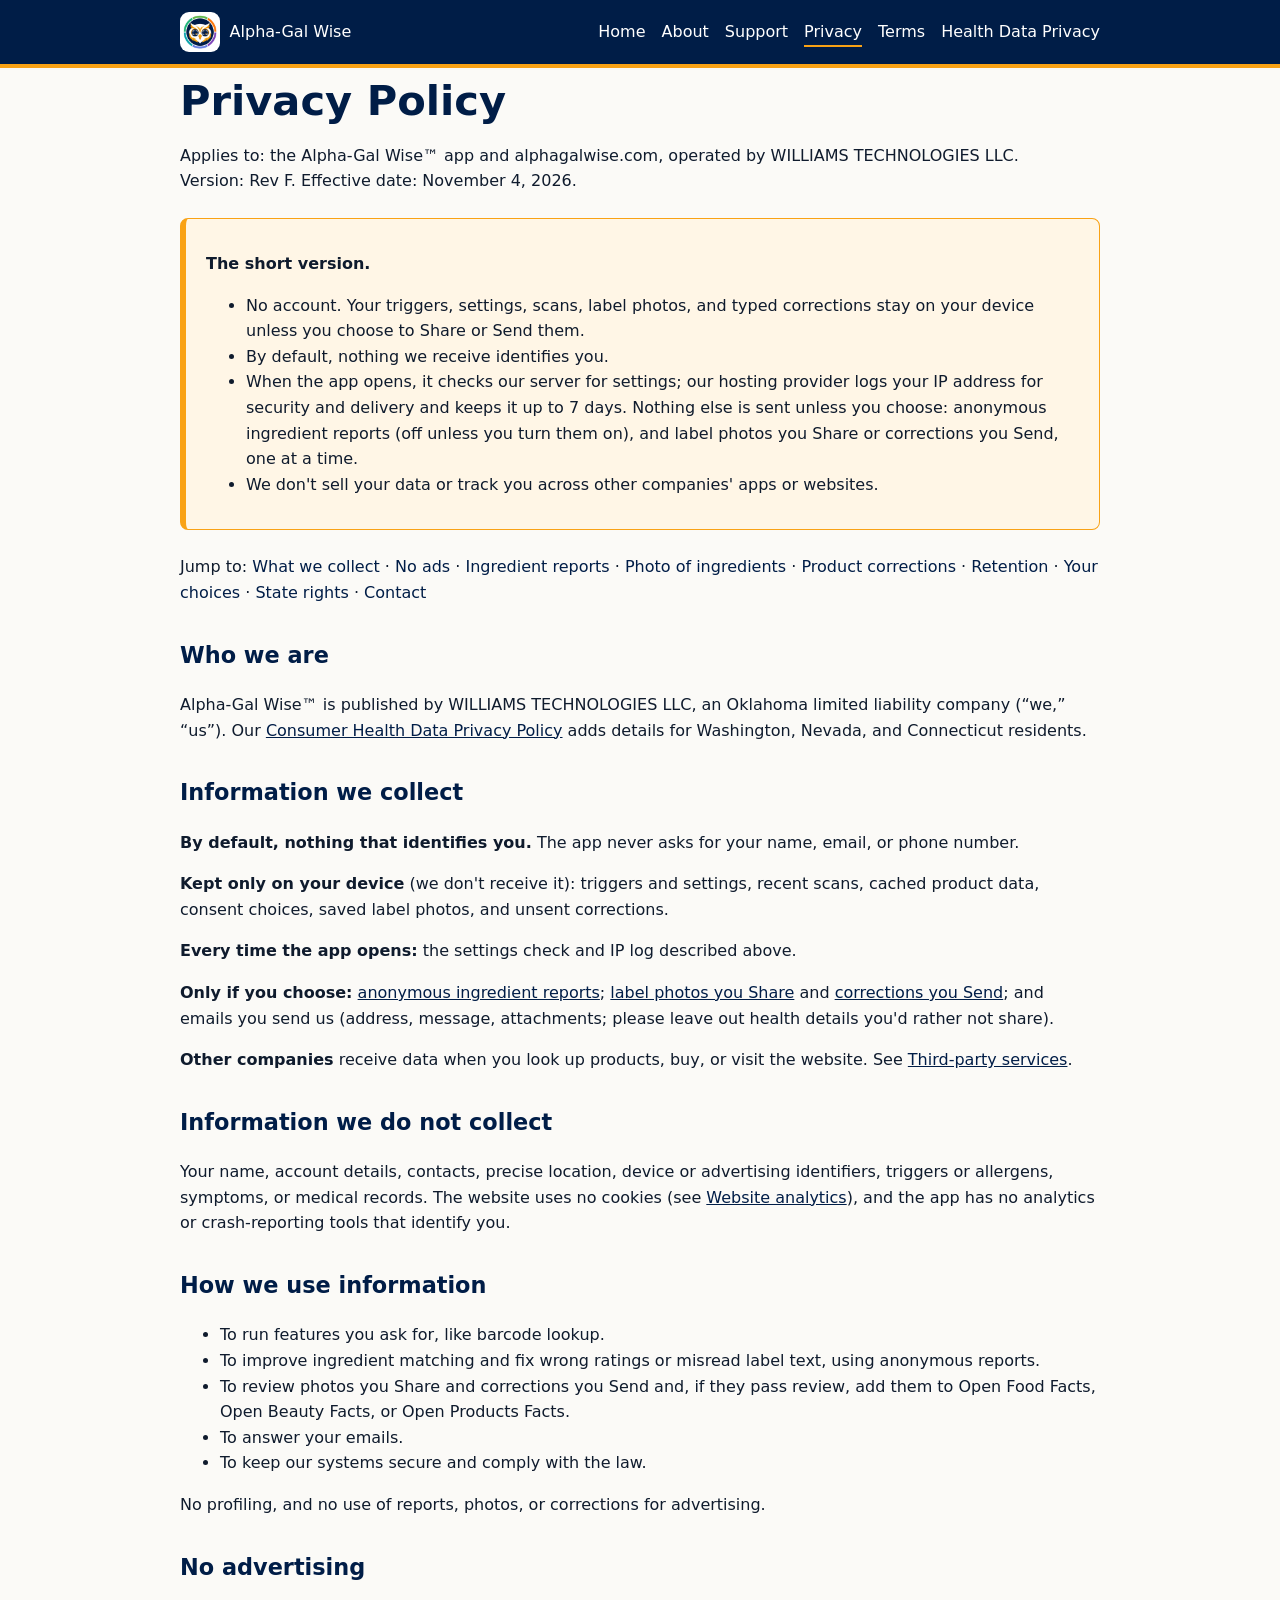
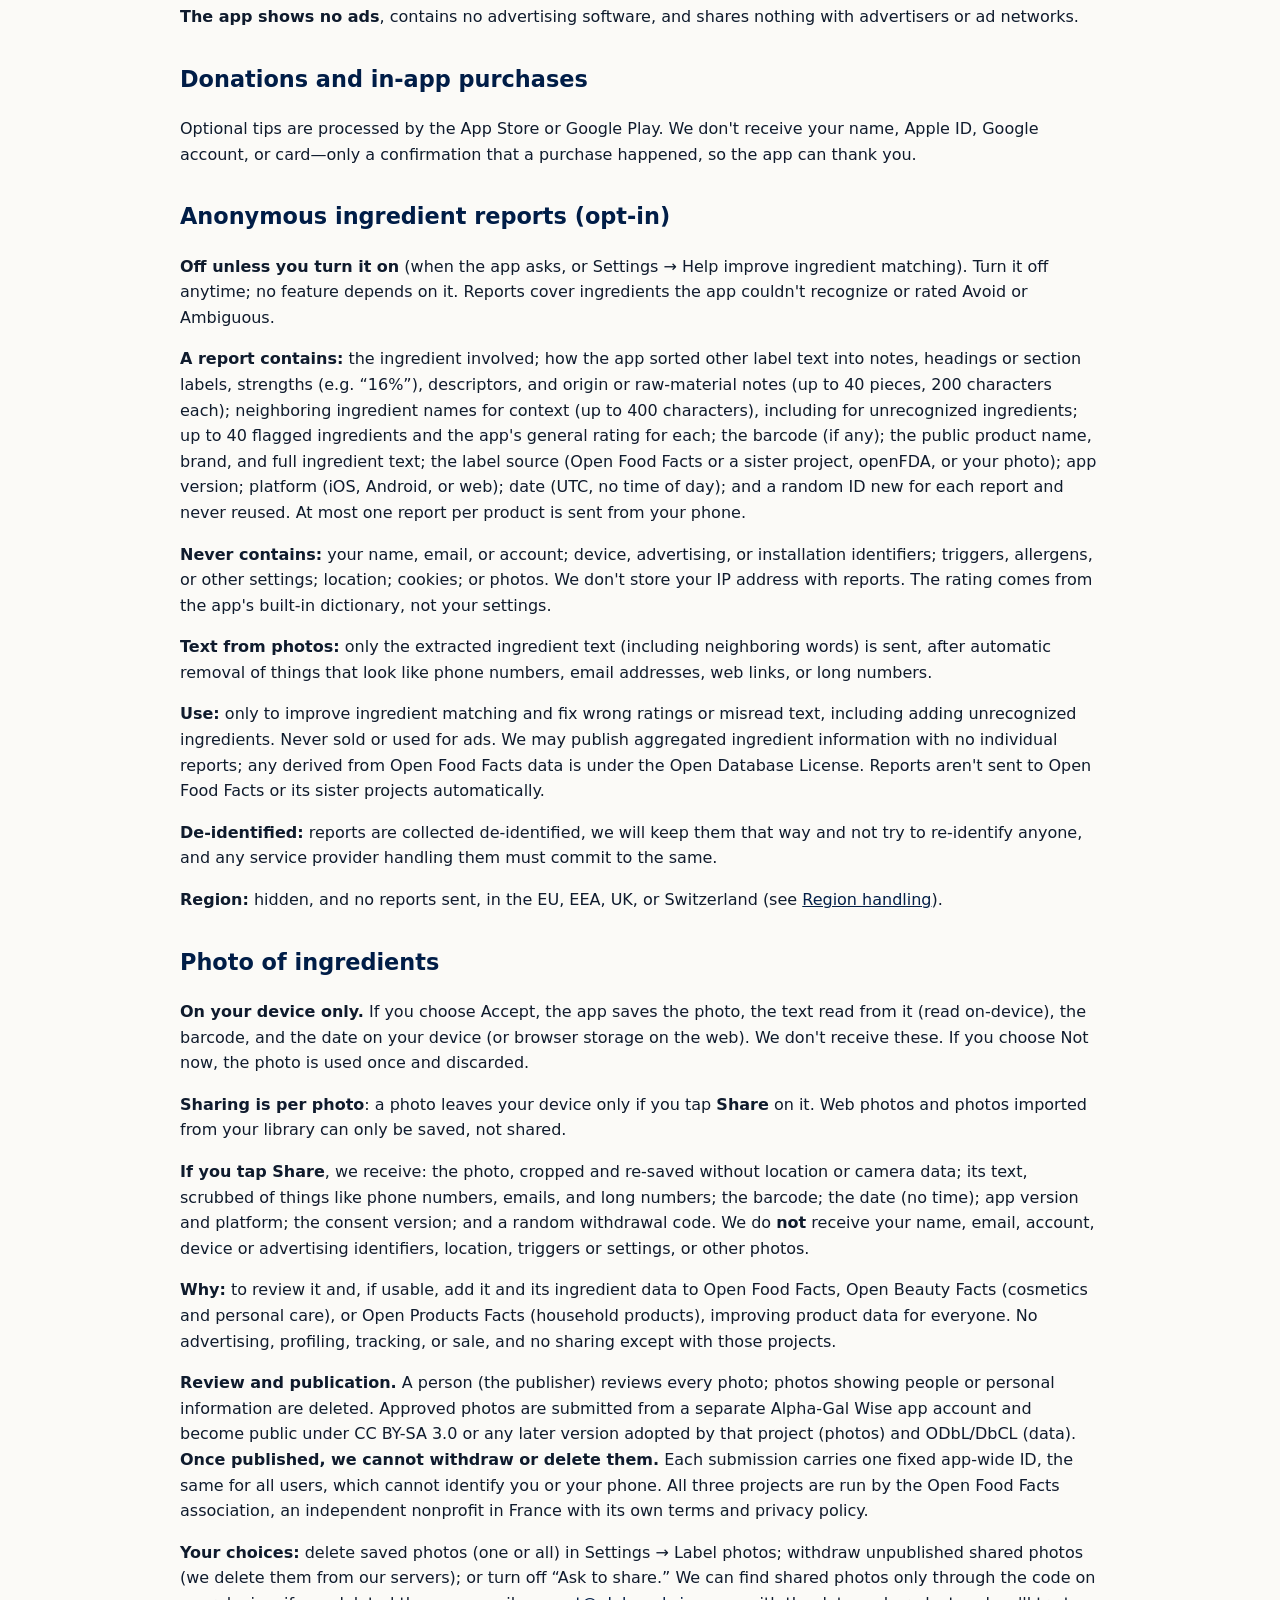
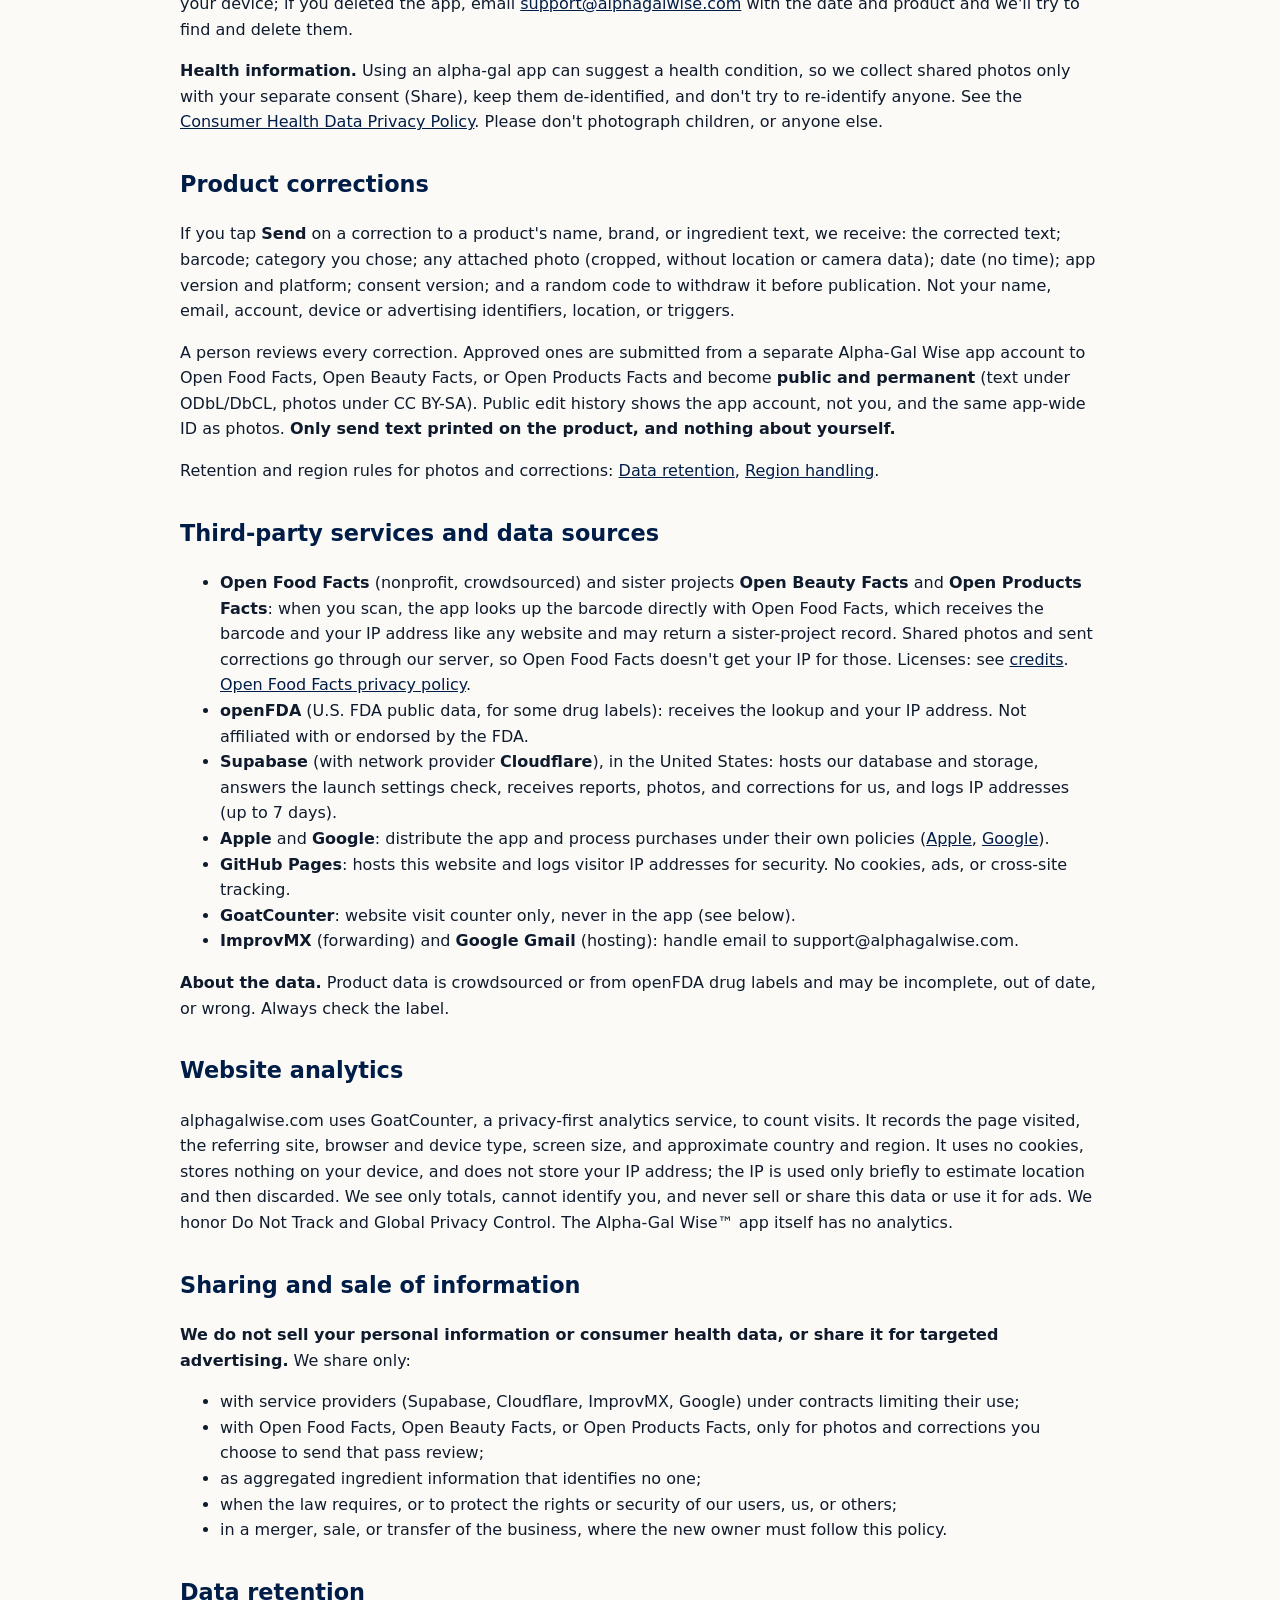
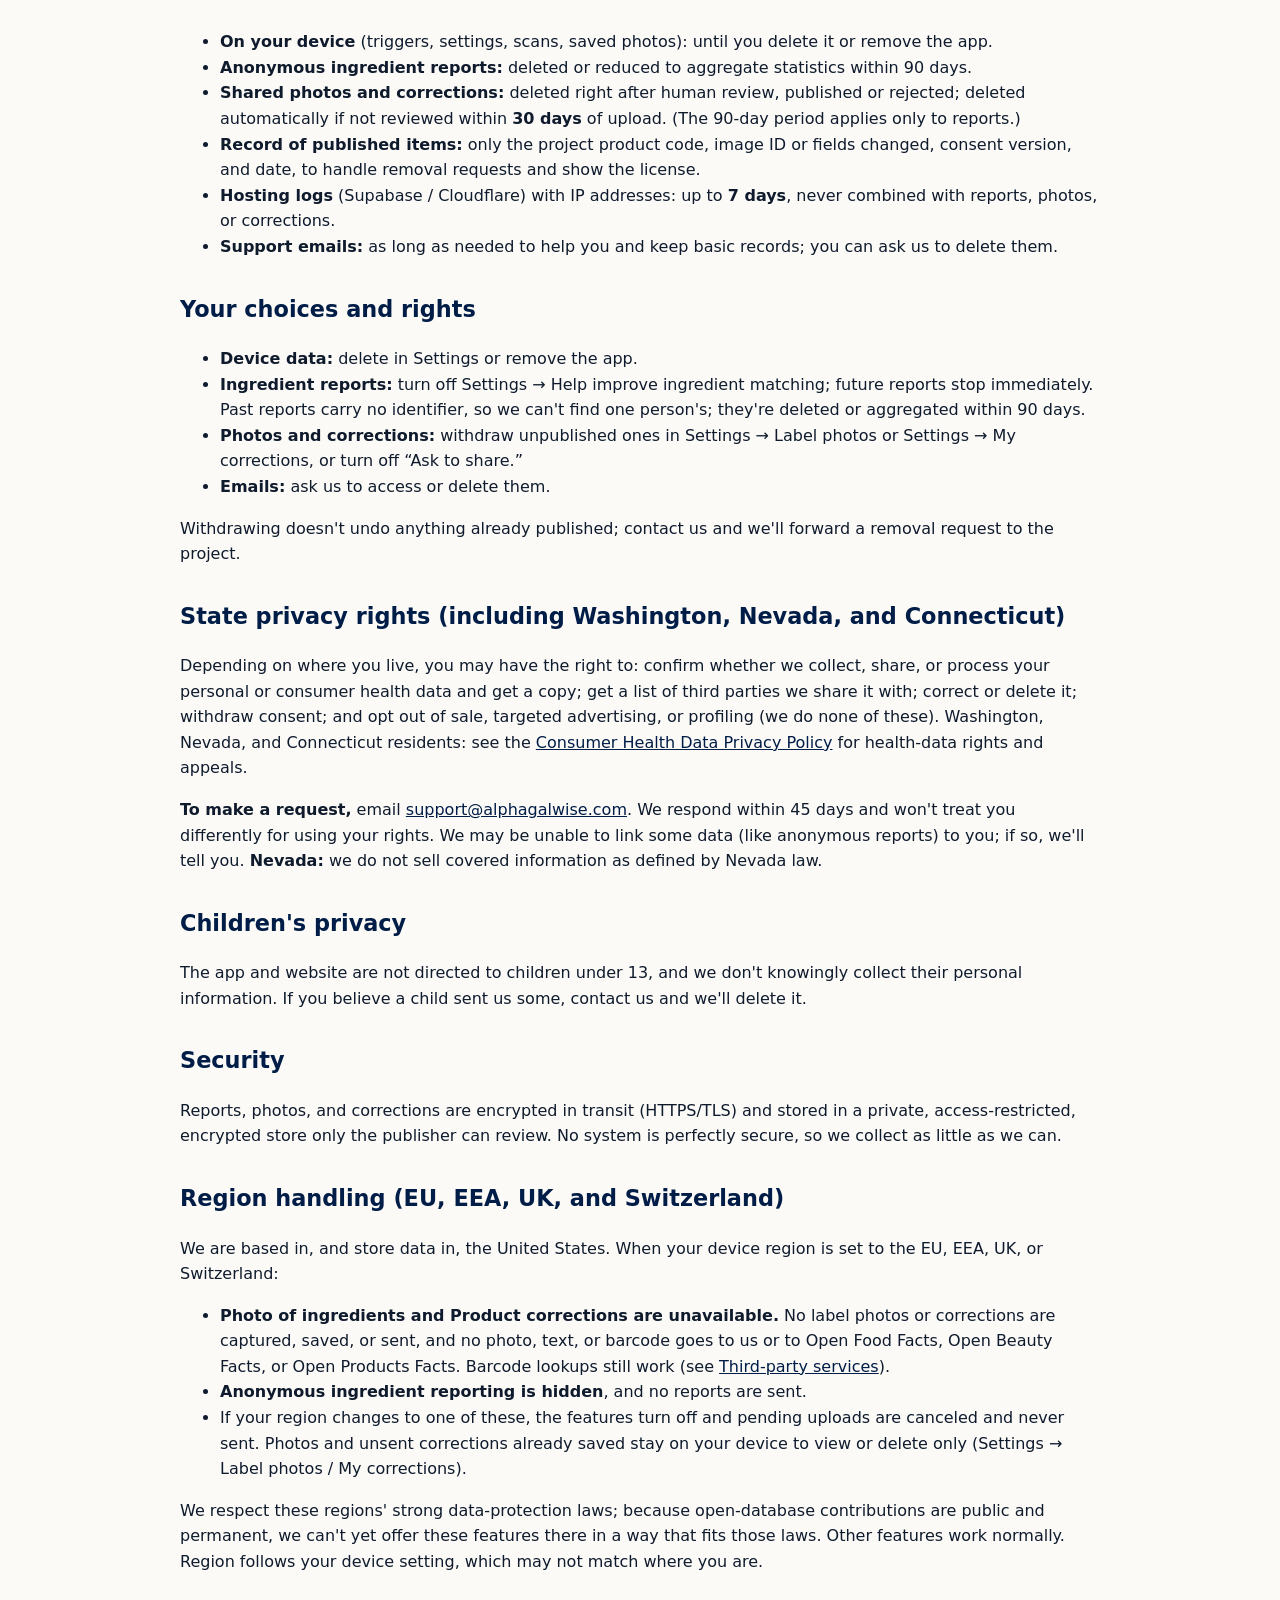
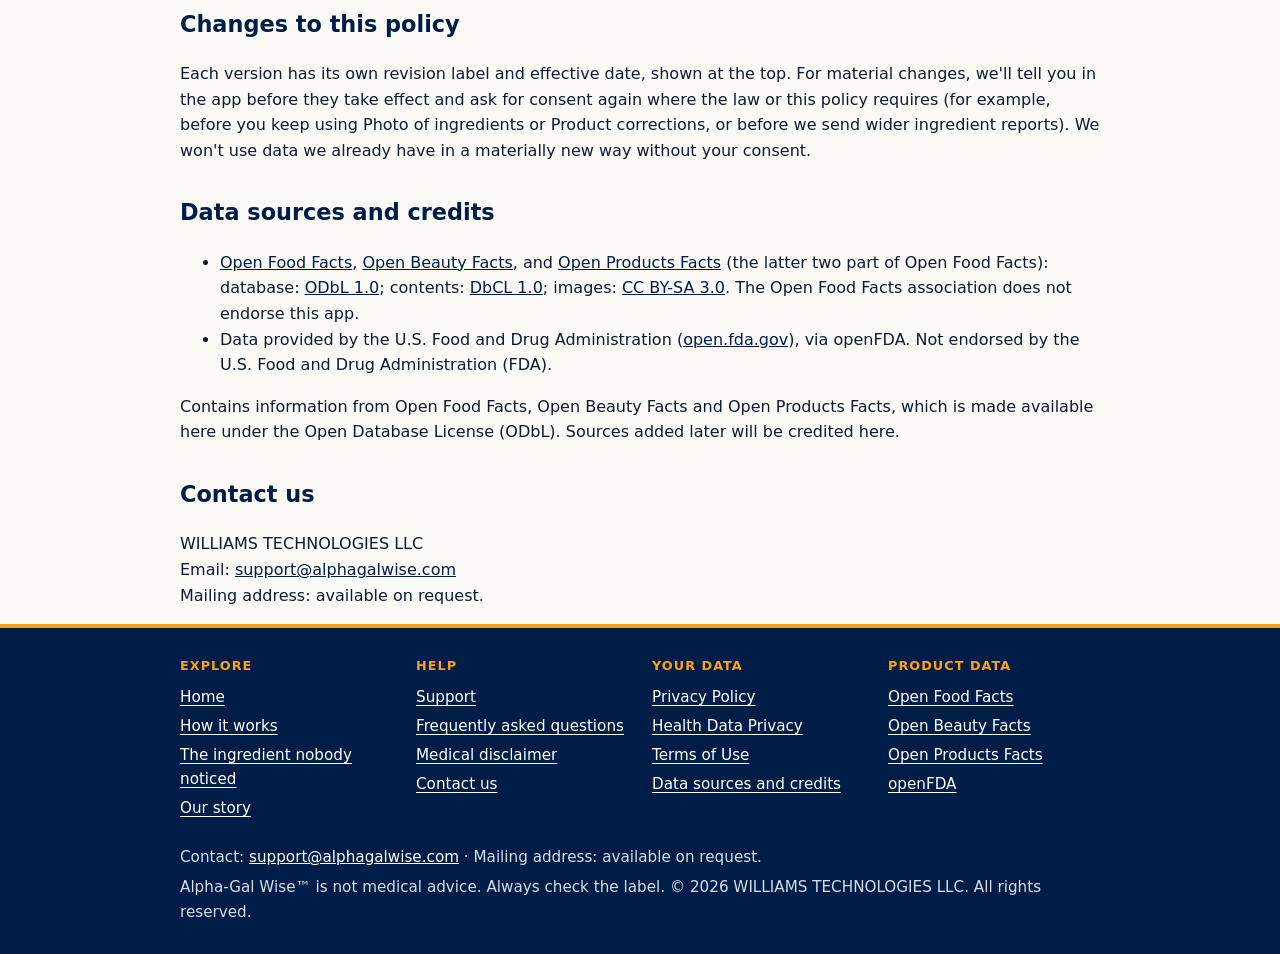
<file: privacy.html>
<!doctype html>
<html lang="en">
<head>
<meta charset="utf-8">
<meta name="viewport" content="width=device-width, initial-scale=1">
<title>Privacy Policy | Alpha-Gal Wise Ingredient Scanner App</title>
<meta name="description" content="Privacy policy for Alpha-Gal Wise, the alpha-gal allergy ingredient scanner app by WILLIAMS TECHNOLOGIES LLC. Learn what data the app collects and uses.">
<link rel="canonical" href="https://alphagalwise.com/privacy.html">
<link rel="icon" type="image/png" sizes="32x32" href="/assets/favicon-32.png">
<link rel="apple-touch-icon" href="/assets/apple-touch-icon.png">
<link rel="stylesheet" href="/assets/style.css?v=20261030">
<meta property="og:title" content="Privacy Policy | Alpha-Gal Wise Ingredient Scanner App">
<meta property="og:description" content="Privacy policy for Alpha-Gal Wise, the alpha-gal allergy ingredient scanner app by WILLIAMS TECHNOLOGIES LLC. Learn what data the app collects and uses.">
<meta property="og:image" content="https://alphagalwise.com/assets/og-image.png">
<meta property="og:image:width" content="1200">
<meta property="og:image:height" content="630">
<meta property="og:image:alt" content="Alpha-Gal Wise app icon with the slogan: Free, because feeling well shouldn&#x27;t be a subscription.">
<meta property="og:url" content="https://alphagalwise.com/privacy.html">
<meta property="og:type" content="website">
<meta property="og:site_name" content="Alpha-Gal Wise">
<meta name="twitter:card" content="summary_large_image">
<meta name="twitter:title" content="Privacy Policy | Alpha-Gal Wise Ingredient Scanner App">
<meta name="twitter:description" content="Privacy policy for Alpha-Gal Wise, the alpha-gal allergy ingredient scanner app by WILLIAMS TECHNOLOGIES LLC. Learn what data the app collects and uses.">
<meta name="twitter:image" content="https://alphagalwise.com/assets/og-image.png">
<meta name="twitter:image:alt" content="Alpha-Gal Wise app icon with the slogan: Free, because feeling well shouldn&#x27;t be a subscription.">
<meta name="theme-color" content="#001D47">
<script src="/assets/header.js?v=20261030" defer></script>
</head>
<body>
<a class="skip" href="#main">Skip to main content</a>
<header class="site"><div class="wrap">
<a class="brand" href="/"><img src="/assets/icon-256.png" alt="" width="40" height="40">Alpha-Gal Wise</a>
<button class="menu-btn" type="button" aria-expanded="false" aria-controls="main-nav" aria-label="Menu"><span></span><span></span><span></span></button>
<nav aria-label="Main" id="main-nav"><ul><li><a href="index.html">Home</a></li><li><a href="about.html">About</a></li><li><a href="support.html">Support</a></li><li><a href="privacy.html" aria-current="page">Privacy</a></li><li><a href="terms.html">Terms</a></li><li><a href="health-data-privacy.html">Health Data Privacy</a></li></ul></nav>
</div></header>
<main id="main" class="wrap">
<h1>Privacy Policy</h1>
<p>Applies to: the Alpha-Gal Wise&trade; app and alphagalwise.com, operated by WILLIAMS TECHNOLOGIES LLC.<br>Version: Rev F. Effective date: November 4, 2026.</p>
<div class="notice" role="note"><p><strong>The short version.</strong></p>
<ul><li>No account. Your triggers, settings, scans, label photos, and typed corrections stay on your device unless you choose to Share or Send them.</li><li>By default, nothing we receive identifies you.</li><li>When the app opens, it checks our server for settings; our hosting provider logs your IP address for security and delivery and keeps it up to 7 days. Nothing else is sent unless you choose: anonymous ingredient reports (off unless you turn them on), and label photos you Share or corrections you Send, one at a time.</li><li>We don't sell your data or track you across other companies' apps or websites.</li></ul></div>
<nav aria-label="Sections"><p>Jump to: <a href="#collect">What we collect</a> &middot; <a href="#ads">No ads</a> &middot; <a href="#ingredient-reports">Ingredient reports</a> &middot; <a href="#photo-ingredients">Photo of ingredients</a> &middot; <a href="#product-corrections">Product corrections</a> &middot; <a href="#retention">Retention</a> &middot; <a href="#choices">Your choices</a> &middot; <a href="#state-rights">State rights</a> &middot; <a href="#contact">Contact</a></p></nav>

<h2 id="who">Who we are</h2>
<p>Alpha-Gal Wise&trade; is published by WILLIAMS TECHNOLOGIES LLC, an Oklahoma limited liability company (&ldquo;we,&rdquo; &ldquo;us&rdquo;). Our <a href="health-data-privacy.html">Consumer Health Data Privacy Policy</a> adds details for Washington, Nevada, and Connecticut residents.</p>

<h2 id="collect">Information we collect</h2>
<p><strong>By default, nothing that identifies you.</strong> The app never asks for your name, email, or phone number.</p>
<p><strong>Kept only on your device</strong> (we don't receive it): triggers and settings, recent scans, cached product data, consent choices, saved label photos, and unsent corrections.</p>
<p><strong>Every time the app opens:</strong> the settings check and IP log described above.</p>
<p><strong>Only if you choose:</strong> <a href="#ingredient-reports">anonymous ingredient reports</a>; <a href="#photo-ingredients">label photos you Share</a> and <a href="#product-corrections">corrections you Send</a>; and emails you send us (address, message, attachments; please leave out health details you'd rather not share).</p>
<p><strong>Other companies</strong> receive data when you look up products, buy, or visit the website. See <a href="#third-parties">Third-party services</a>.</p>

<h2 id="not-collected">Information we do not collect</h2>
<p>Your name, account details, contacts, precise location, device or advertising identifiers, triggers or allergens, symptoms, or medical records. The website uses no cookies (see <a href="#website-analytics">Website analytics</a>), and the app has no analytics or crash-reporting tools that identify you.</p>

<h2 id="use">How we use information</h2>
<ul><li>To run features you ask for, like barcode lookup.</li><li>To improve ingredient matching and fix wrong ratings or misread label text, using anonymous reports.</li><li>To review photos you Share and corrections you Send and, if they pass review, add them to Open Food Facts, Open Beauty Facts, or Open Products Facts.</li><li>To answer your emails.</li><li>To keep our systems secure and comply with the law.</li></ul>
<p>No profiling, and no use of reports, photos, or corrections for advertising.</p>

<h2 id="ads">No advertising</h2>
<p><strong>The app shows no ads</strong>, contains no advertising software, and shares nothing with advertisers or ad networks.</p>

<h2 id="purchases">Donations and in-app purchases</h2>
<p>Optional tips are processed by the App Store or Google Play. We don't receive your name, Apple ID, Google account, or card&mdash;only a confirmation that a purchase happened, so the app can thank you.</p>

<h2 id="ingredient-reports">Anonymous ingredient reports (opt-in)</h2>
<p><strong>Off unless you turn it on</strong> (when the app asks, or Settings &rarr; Help improve ingredient matching). Turn it off anytime; no feature depends on it. Reports cover ingredients the app couldn't recognize or rated Avoid or Ambiguous.</p>
<p><strong>A report contains:</strong> the ingredient involved; how the app sorted other label text into notes, headings or section labels, strengths (e.g. &ldquo;16%&rdquo;), descriptors, and origin or raw-material notes (up to 40 pieces, 200 characters each); neighboring ingredient names for context (up to 400 characters), including for unrecognized ingredients; up to 40 flagged ingredients and the app's general rating for each; the barcode (if any); the public product name, brand, and full ingredient text; the label source (Open Food Facts or a sister project, openFDA, or your photo); app version; platform (iOS, Android, or web); date (UTC, no time of day); and a random ID new for each report and never reused. At most one report per product is sent from your phone.</p>
<p><strong>Never contains:</strong> your name, email, or account; device, advertising, or installation identifiers; triggers, allergens, or other settings; location; cookies; or photos. We don't store your IP address with reports. The rating comes from the app's built-in dictionary, not your settings.</p>
<p><strong>Text from photos:</strong> only the extracted ingredient text (including neighboring words) is sent, after automatic removal of things that look like phone numbers, email addresses, web links, or long numbers.</p>
<p><strong>Use:</strong> only to improve ingredient matching and fix wrong ratings or misread text, including adding unrecognized ingredients. Never sold or used for ads. We may publish aggregated ingredient information with no individual reports; any derived from Open Food Facts data is under the Open Database License. Reports aren't sent to Open Food Facts or its sister projects automatically.</p>
<p><strong>De-identified:</strong> reports are collected de-identified, we will keep them that way and not try to re-identify anyone, and any service provider handling them must commit to the same.</p>
<p><strong>Region:</strong> hidden, and no reports sent, in the EU, EEA, UK, or Switzerland (see <a href="#international">Region handling</a>).</p>

<h2 id="photo-ingredients">Photo of ingredients</h2>
<p><strong>On your device only.</strong> If you choose Accept, the app saves the photo, the text read from it (read on-device), the barcode, and the date on your device (or browser storage on the web). We don't receive these. If you choose Not now, the photo is used once and discarded.</p>
<p><strong>Sharing is per photo</strong>: a photo leaves your device only if you tap <strong>Share</strong> on it. Web photos and photos imported from your library can only be saved, not shared.</p>
<p><strong>If you tap Share</strong>, we receive: the photo, cropped and re-saved without location or camera data; its text, scrubbed of things like phone numbers, emails, and long numbers; the barcode; the date (no time); app version and platform; the consent version; and a random withdrawal code. We do <strong>not</strong> receive your name, email, account, device or advertising identifiers, location, triggers or settings, or other photos.</p>
<p><strong>Why:</strong> to review it and, if usable, add it and its ingredient data to Open Food Facts, Open Beauty Facts (cosmetics and personal care), or Open Products Facts (household products), improving product data for everyone. No advertising, profiling, tracking, or sale, and no sharing except with those projects.</p>
<p><strong>Review and publication.</strong> A person (the publisher) reviews every photo; photos showing people or personal information are deleted. Approved photos are submitted from a separate Alpha-Gal Wise app account and become public under CC BY-SA 3.0 or any later version adopted by that project (photos) and ODbL/DbCL (data). <strong>Once published, we cannot withdraw or delete them.</strong> Each submission carries one fixed app-wide ID, the same for all users, which cannot identify you or your phone. All three projects are run by the Open Food Facts association, an independent nonprofit in France with its own terms and privacy policy.</p>
<p><strong>Your choices:</strong> delete saved photos (one or all) in Settings &rarr; Label photos; withdraw unpublished shared photos (we delete them from our servers); or turn off &ldquo;Ask to share.&rdquo; We can find shared photos only through the code on your device; if you deleted the app, email <a href="mailto:support@alphagalwise.com">support@alphagalwise.com</a> with the date and product and we'll try to find and delete them.</p>
<p><strong>Health information.</strong> Using an alpha-gal app can suggest a health condition, so we collect shared photos only with your separate consent (Share), keep them de-identified, and don't try to re-identify anyone. See the <a href="health-data-privacy.html">Consumer Health Data Privacy Policy</a>. Please don't photograph children, or anyone else.</p>

<h2 id="product-corrections">Product corrections</h2>
<p>If you tap <strong>Send</strong> on a correction to a product's name, brand, or ingredient text, we receive: the corrected text; barcode; category you chose; any attached photo (cropped, without location or camera data); date (no time); app version and platform; consent version; and a random code to withdraw it before publication. Not your name, email, account, device or advertising identifiers, location, or triggers.</p>
<p>A person reviews every correction. Approved ones are submitted from a separate Alpha-Gal Wise app account to Open Food Facts, Open Beauty Facts, or Open Products Facts and become <strong>public and permanent</strong> (text under ODbL/DbCL, photos under CC BY-SA). Public edit history shows the app account, not you, and the same app-wide ID as photos. <strong>Only send text printed on the product, and nothing about yourself.</strong></p>
<p>Retention and region rules for photos and corrections: <a href="#retention">Data retention</a>, <a href="#international">Region handling</a>.</p>

<h2 id="third-parties">Third-party services and data sources</h2>
<ul>
<li><strong>Open Food Facts</strong> (nonprofit, crowdsourced) and sister projects <strong>Open Beauty Facts</strong> and <strong>Open Products Facts</strong>: when you scan, the app looks up the barcode directly with Open Food Facts, which receives the barcode and your IP address like any website and may return a sister-project record. Shared photos and sent corrections go through our server, so Open Food Facts doesn't get your IP for those. Licenses: see <a href="#credits">credits</a>. <a href="https://world.openfoodfacts.org/privacy" target="_blank" rel="noopener">Open Food Facts privacy policy</a>.</li>
<li><strong>openFDA</strong> (U.S. FDA public data, for some drug labels): receives the lookup and your IP address. Not affiliated with or endorsed by the FDA.</li>
<li><strong>Supabase</strong> (with network provider <strong>Cloudflare</strong>), in the United States: hosts our database and storage, answers the launch settings check, receives reports, photos, and corrections for us, and logs IP addresses (up to 7 days).</li>
<li><strong>Apple</strong> and <strong>Google</strong>: distribute the app and process purchases under their own policies (<a href="https://www.apple.com/legal/privacy/" target="_blank" rel="noopener">Apple</a>, <a href="https://policies.google.com/privacy" target="_blank" rel="noopener">Google</a>).</li>
<li><strong>GitHub Pages</strong>: hosts this website and logs visitor IP addresses for security. No cookies, ads, or cross-site tracking.</li>
<li><strong>GoatCounter</strong>: website visit counter only, never in the app (see below).</li>
<li><strong>ImprovMX</strong> (forwarding) and <strong>Google Gmail</strong> (hosting): handle email to support@alphagalwise.com.</li>
</ul>
<p><strong>About the data.</strong> Product data is crowdsourced or from openFDA drug labels and may be incomplete, out of date, or wrong. Always check the label.</p>

<h2 id="website-analytics">Website analytics</h2>
<p>alphagalwise.com uses GoatCounter, a privacy-first analytics service, to count visits. It records the page visited, the referring site, browser and device type, screen size, and approximate country and region. It uses no cookies, stores nothing on your device, and does not store your IP address; the IP is used only briefly to estimate location and then discarded. We see only totals, cannot identify you, and never sell or share this data or use it for ads. We honor Do Not Track and Global Privacy Control. The Alpha-Gal Wise&trade; app itself has no analytics.</p>

<h2 id="sharing">Sharing and sale of information</h2>
<p><strong>We do not sell your personal information or consumer health data, or share it for targeted advertising.</strong> We share only:</p>
<ul><li>with service providers (Supabase, Cloudflare, ImprovMX, Google) under contracts limiting their use;</li><li>with Open Food Facts, Open Beauty Facts, or Open Products Facts, only for photos and corrections you choose to send that pass review;</li><li>as aggregated ingredient information that identifies no one;</li><li>when the law requires, or to protect the rights or security of our users, us, or others;</li><li>in a merger, sale, or transfer of the business, where the new owner must follow this policy.</li></ul>

<h2 id="retention">Data retention</h2>
<ul>
<li><strong>On your device</strong> (triggers, settings, scans, saved photos): until you delete it or remove the app.</li>
<li><strong>Anonymous ingredient reports:</strong> deleted or reduced to aggregate statistics within 90 days.</li>
<li><strong>Shared photos and corrections:</strong> deleted right after human review, published or rejected; deleted automatically if not reviewed within <strong>30 days</strong> of upload. (The 90-day period applies only to reports.)</li>
<li><strong>Record of published items:</strong> only the project product code, image ID or fields changed, consent version, and date, to handle removal requests and show the license.</li>
<li><strong>Hosting logs</strong> (Supabase / Cloudflare) with IP addresses: up to <strong>7 days</strong>, never combined with reports, photos, or corrections.</li>
<li><strong>Support emails:</strong> as long as needed to help you and keep basic records; you can ask us to delete them.</li>
</ul>

<h2 id="choices">Your choices and rights</h2>
<ul><li><strong>Device data:</strong> delete in Settings or remove the app.</li><li><strong>Ingredient reports:</strong> turn off Settings &rarr; Help improve ingredient matching; future reports stop immediately. Past reports carry no identifier, so we can't find one person's; they're deleted or aggregated within 90 days.</li><li><strong>Photos and corrections:</strong> withdraw unpublished ones in Settings &rarr; Label photos or Settings &rarr; My corrections, or turn off &ldquo;Ask to share.&rdquo;</li><li><strong>Emails:</strong> ask us to access or delete them.</li></ul>
<p>Withdrawing doesn't undo anything already published; contact us and we'll forward a removal request to the project.</p>

<h2 id="state-rights">State privacy rights (including Washington, Nevada, and Connecticut)</h2>
<p>Depending on where you live, you may have the right to: confirm whether we collect, share, or process your personal or consumer health data and get a copy; get a list of third parties we share it with; correct or delete it; withdraw consent; and opt out of sale, targeted advertising, or profiling (we do none of these). Washington, Nevada, and Connecticut residents: see the <a href="health-data-privacy.html">Consumer Health Data Privacy Policy</a> for health-data rights and appeals.</p>
<p><strong>To make a request,</strong> email <a href="mailto:support@alphagalwise.com">support@alphagalwise.com</a>. We respond within 45 days and won't treat you differently for using your rights. We may be unable to link some data (like anonymous reports) to you; if so, we'll tell you. <strong>Nevada:</strong> we do not sell covered information as defined by Nevada law.</p>

<h2 id="children">Children's privacy</h2>
<p>The app and website are not directed to children under 13, and we don't knowingly collect their personal information. If you believe a child sent us some, contact us and we'll delete it.</p>

<h2 id="security">Security</h2>
<p>Reports, photos, and corrections are encrypted in transit (HTTPS/TLS) and stored in a private, access-restricted, encrypted store only the publisher can review. No system is perfectly secure, so we collect as little as we can.</p>

<h2 id="international">Region handling (EU, EEA, UK, and Switzerland)</h2>
<p>We are based in, and store data in, the United States. When your device region is set to the EU, EEA, UK, or Switzerland:</p>
<ul><li><strong>Photo of ingredients and Product corrections are unavailable.</strong> No label photos or corrections are captured, saved, or sent, and no photo, text, or barcode goes to us or to Open Food Facts, Open Beauty Facts, or Open Products Facts. Barcode lookups still work (see <a href="#third-parties">Third-party services</a>).</li><li><strong>Anonymous ingredient reporting is hidden</strong>, and no reports are sent.</li><li>If your region changes to one of these, the features turn off and pending uploads are canceled and never sent. Photos and unsent corrections already saved stay on your device to view or delete only (Settings &rarr; Label photos / My corrections).</li></ul>
<p>We respect these regions' strong data-protection laws; because open-database contributions are public and permanent, we can't yet offer these features there in a way that fits those laws. Other features work normally. Region follows your device setting, which may not match where you are.</p>

<h2 id="changes">Changes to this policy</h2>
<p>Each version has its own revision label and effective date, shown at the top. For material changes, we'll tell you in the app before they take effect and ask for consent again where the law or this policy requires (for example, before you keep using Photo of ingredients or Product corrections, or before we send wider ingredient reports). We won't use data we already have in a materially new way without your consent.</p>

<h2 id="credits">Data sources and credits</h2>
<ul><li><a href="https://openfoodfacts.org" target="_blank" rel="noopener">Open Food Facts</a>, <a href="https://world.openbeautyfacts.org" target="_blank" rel="noopener">Open Beauty Facts</a>, and <a href="https://world.openproductsfacts.org" target="_blank" rel="noopener">Open Products Facts</a> (the latter two part of Open Food Facts): database: <a href="https://opendatacommons.org/licenses/odbl/1-0/" target="_blank" rel="noopener">ODbL 1.0</a>; contents: <a href="https://opendatacommons.org/licenses/dbcl/1-0/" target="_blank" rel="noopener">DbCL 1.0</a>; images: <a href="https://creativecommons.org/licenses/by-sa/3.0/" target="_blank" rel="noopener">CC BY-SA 3.0</a>. The Open Food Facts association does not endorse this app.</li><li>Data provided by the U.S. Food and Drug Administration (<a href="https://open.fda.gov" target="_blank" rel="noopener">open.fda.gov</a>), via openFDA. Not endorsed by the U.S. Food and Drug Administration (FDA).</li></ul>
<p>Contains information from Open Food Facts, Open Beauty Facts and Open Products Facts, which is made available here under the Open Database License (ODbL). Sources added later will be credited here.</p>

<h2 id="contact">Contact us</h2>
<p>WILLIAMS TECHNOLOGIES LLC<br>Email: <a href="mailto:support@alphagalwise.com">support@alphagalwise.com</a><br>Mailing address: available on request.</p>
</main>
<footer class="site"><div class="wrap">
<nav class="ftoc" aria-label="Footer">
<div class="fcol"><h2>Explore</h2><ul><li><a href="/index.html">Home</a></li><li><a href="/index.html#how-it-works">How it works</a></li><li><a href="/index.html#unknowns">The ingredient nobody noticed</a></li><li><a href="/about.html">Our story</a></li></ul></div>
<div class="fcol"><h2>Help</h2><ul><li><a href="/support.html">Support</a></li><li><a href="/support.html#faq">Frequently asked questions</a></li><li><a href="/support.html#medical-disclaimer">Medical disclaimer</a></li><li><a href="/about.html#contact">Contact us</a></li></ul></div>
<div class="fcol"><h2>Your data</h2><ul><li><a href="/privacy.html">Privacy Policy</a></li><li><a href="/health-data-privacy.html">Health Data Privacy</a></li><li><a href="/terms.html">Terms of Use</a></li><li><a href="/support.html#credits">Data sources and credits</a></li></ul></div>
<div class="fcol"><h2>Product data</h2><ul><li><a href="https://world.openfoodfacts.org/" target="_blank" rel="noopener">Open Food Facts</a></li><li><a href="https://world.openbeautyfacts.org/" target="_blank" rel="noopener">Open Beauty Facts</a></li><li><a href="https://world.openproductsfacts.org/" target="_blank" rel="noopener">Open Products Facts</a></li><li><a href="https://open.fda.gov/" target="_blank" rel="noopener">openFDA</a></li></ul></div>
</nav>
<p>Contact: <a href="mailto:support@alphagalwise.com">support@alphagalwise.com</a> &middot; Mailing address: available on request.</p>
<p>Alpha-Gal Wise&trade; is not medical advice. Always check the label. &copy; 2026 WILLIAMS TECHNOLOGIES LLC. All rights reserved.</p>
</div></footer>
<script>if(navigator.doNotTrack!=='1'&&window.doNotTrack!=='1'&&!navigator.globalPrivacyControl){var g=document.createElement('script');g.async=true;g.src='https://gc.zgo.at/count.js';g.setAttribute('data-goatcounter','https://alphagalwise.goatcounter.com/count');document.body.appendChild(g);}</script>
</body>
</html>
</file>
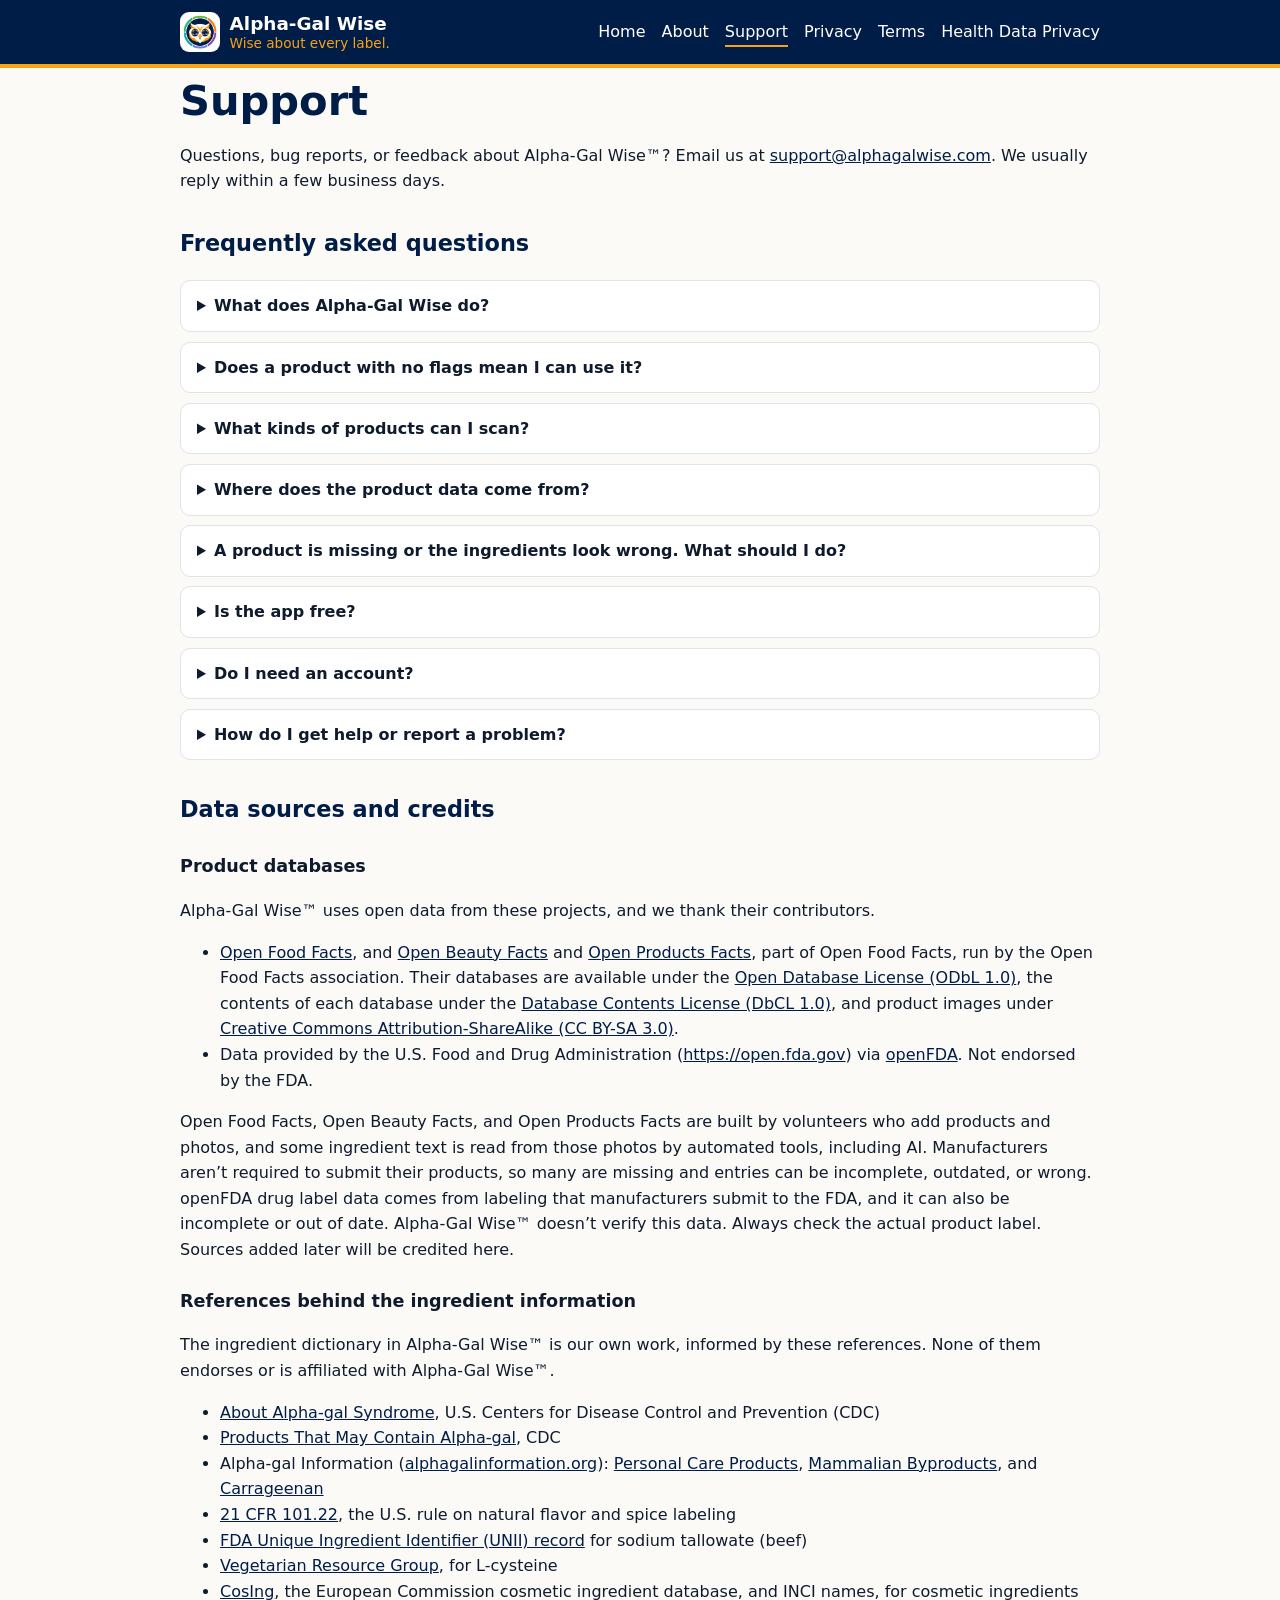
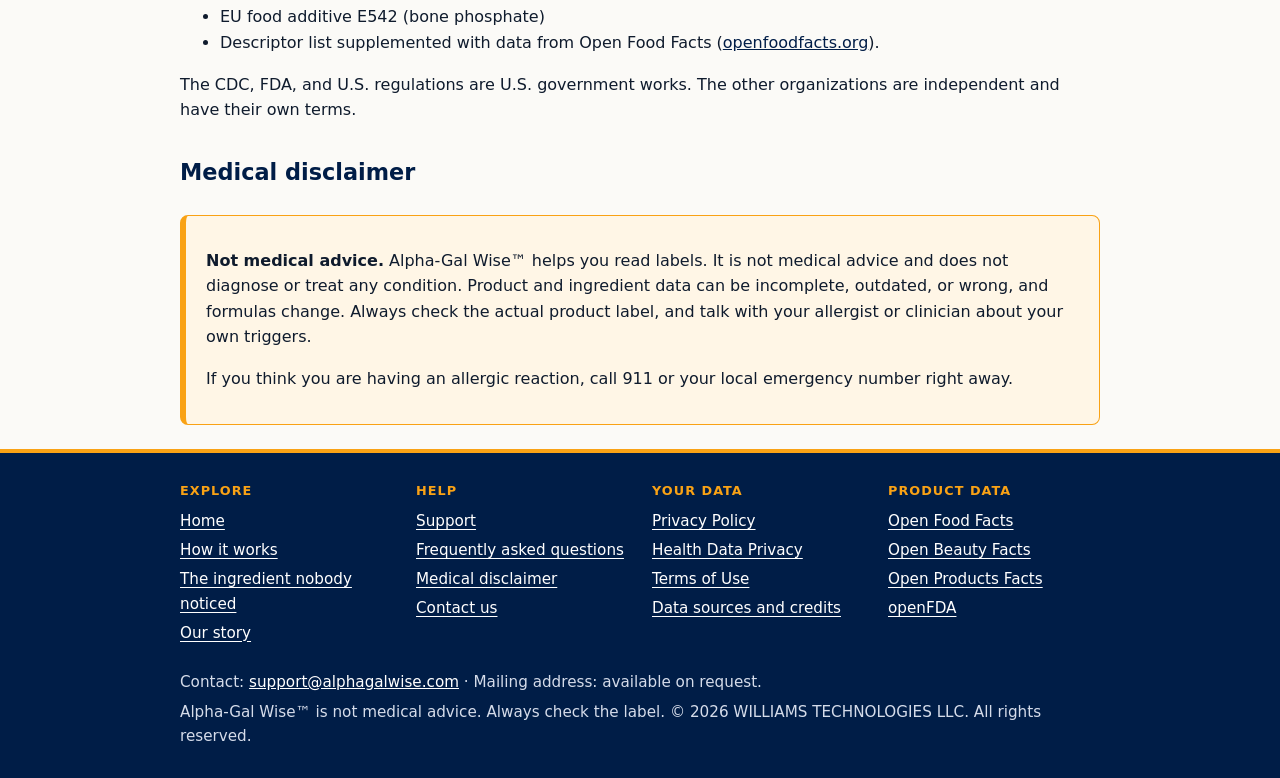
<file: support.html>
<!doctype html>
<html lang="en">
<head>
<meta charset="utf-8">
<meta name="viewport" content="width=device-width, initial-scale=1">
<title>Alpha-Gal Wise Support | Ingredient Scanner Help &amp; FAQ</title>
<meta name="description" content="Get help with Alpha-Gal Wise, the ingredient scanner for alpha-gal allergy. Contact us, read the FAQ, and review the medical disclaimer for the app.">
<link rel="canonical" href="https://alphagalwise.com/support.html">
<link rel="icon" href="/favicon.ico" sizes="any">
<link rel="icon" type="image/png" sizes="32x32" href="/assets/favicon-32.png">
<link rel="apple-touch-icon" href="/assets/apple-touch-icon.png">
<link rel="stylesheet" href="/assets/style.css?v=20261030">
<meta property="og:title" content="Alpha-Gal Wise Support | Ingredient Scanner Help &amp; FAQ">
<meta property="og:description" content="Get help with Alpha-Gal Wise, the ingredient scanner for alpha-gal allergy. Contact us, read the FAQ, and review the medical disclaimer for the app.">
<meta property="og:image" content="https://alphagalwise.com/assets/og-image.png">
<meta property="og:image:width" content="1200">
<meta property="og:image:height" content="630">
<meta property="og:image:alt" content="Alpha-Gal Wise app icon with the slogan: Free, because feeling well shouldn&#x27;t be a subscription.">
<meta property="og:url" content="https://alphagalwise.com/support.html">
<meta property="og:type" content="website">
<meta property="og:site_name" content="Alpha-Gal Wise">
<meta name="twitter:card" content="summary_large_image">
<meta name="twitter:title" content="Alpha-Gal Wise Support | Ingredient Scanner Help &amp; FAQ">
<meta name="twitter:description" content="Get help with Alpha-Gal Wise, the ingredient scanner for alpha-gal allergy. Contact us, read the FAQ, and review the medical disclaimer for the app.">
<meta name="twitter:image" content="https://alphagalwise.com/assets/og-image.png">
<meta name="twitter:image:alt" content="Alpha-Gal Wise app icon with the slogan: Free, because feeling well shouldn&#x27;t be a subscription.">
<meta name="theme-color" content="#001D47">
<script src="/assets/header.js?v=20261030" defer></script>
</head>
<body>
<a class="skip" href="#main">Skip to main content</a>
<header class="site"><div class="wrap">
<a class="brand" href="/"><img src="/assets/icon-256.png" alt="" width="40" height="40"><span class="brand-text"><span class="brand-name">Alpha-Gal Wise</span><span class="tagline">Wise about every label.</span></span></a>
<button class="menu-btn" type="button" aria-expanded="false" aria-controls="main-nav" aria-label="Menu"><span></span><span></span><span></span></button>
<nav aria-label="Main" id="main-nav"><ul><li><a href="index.html">Home</a></li><li><a href="about.html">About</a></li><li><a href="support.html" aria-current="page">Support</a></li><li><a href="privacy.html">Privacy</a></li><li><a href="terms.html">Terms</a></li><li><a href="health-data-privacy.html">Health Data Privacy</a></li></ul></nav>
</div></header>
<main id="main" class="wrap">

<h1>Support</h1>
<p>Questions, bug reports, or feedback about Alpha-Gal Wise&trade;? Email us at <a href="mailto:support@alphagalwise.com">support@alphagalwise.com</a>. We usually reply within a few business days.</p>
<h2 id="faq">Frequently asked questions</h2>
<details><summary>What does Alpha-Gal Wise do?</summary><p>You choose your triggers, like red meat, dairy, gelatin, or glycerin, then scan a product barcode. Alpha-Gal Wise&trade; shows ingredients that might be a problem for you and explains why.</p></details><details><summary>Does a product with no flags mean I can use it?</summary><p>No. A product with no flagged ingredients only means the app did not find a match in the data it has. Data can be incomplete or out of date, and manufacturers change formulas. Always check the actual label, and ask your allergist if you are unsure.</p></details><details><summary>What kinds of products can I scan?</summary><p>Food, medicine, and personal care and household products such as shampoo, lotion, and laundry detergent. Coverage depends on what is in the product databases we use.</p></details><details><summary>Where does the product data come from?</summary><p>From <a href="https://world.openfoodfacts.org" target="_blank" rel="noopener">Open Food Facts</a> and its Open Beauty Facts and Open Products Facts projects, which are free, community-built databases, and from <a href="https://open.fda.gov" target="_blank" rel="noopener">openFDA</a> for some drug label data. Alpha-Gal Wise&trade; is not affiliated with or endorsed by Open Food Facts, and openFDA does not endorse this app. See <a href="#credits">Data sources and credits</a>.</p></details><details><summary>A product is missing or the ingredients look wrong. What should I do?</summary><p>Rely on the physical label. You can also email <a href="mailto:support@alphagalwise.com">support@alphagalwise.com</a> with the barcode, the product name, and the ingredient list (a photo of the label works). Please keep faces and personal details out of the photo; we use it only to check the product. Or add or fix the product yourself on <a href="https://world.openfoodfacts.org" target="_blank" rel="noopener">Open Food Facts</a> (food), <a href="https://world.openbeautyfacts.org" target="_blank" rel="noopener">Open Beauty Facts</a> (personal care), or <a href="https://world.openproductsfacts.org" target="_blank" rel="noopener">Open Products Facts</a> (household products). These are independent projects with their own terms.</p></details><details><summary>Is the app free?</summary><p>Yes. It’s free and has no ads.</p></details><details><summary>Do I need an account?</summary><p>No. Your triggers and settings are kept on your device.</p></details><details><summary>How do I get help or report a problem?</summary><p>Email <a href="mailto:support@alphagalwise.com">support@alphagalwise.com</a>. Please include your phone model, operating system version (iOS or Android), and app version.</p></details>
<h2 id="credits">Data sources and credits</h2>
<h3>Product databases</h3>
<p>Alpha-Gal Wise&trade; uses open data from these projects, and we thank their contributors.</p>
<ul><li><a href="https://world.openfoodfacts.org" target="_blank" rel="noopener">Open Food Facts</a>, and <a href="https://world.openbeautyfacts.org" target="_blank" rel="noopener">Open Beauty Facts</a> and <a href="https://world.openproductsfacts.org" target="_blank" rel="noopener">Open Products Facts</a>, part of Open Food Facts, run by the Open Food Facts association. Their databases are available under the <a href="https://opendatacommons.org/licenses/odbl/1-0/" target="_blank" rel="noopener">Open Database License (ODbL 1.0)</a>, the contents of each database under the <a href="https://opendatacommons.org/licenses/dbcl/1-0/" target="_blank" rel="noopener">Database Contents License (DbCL 1.0)</a>, and product images under <a href="https://creativecommons.org/licenses/by-sa/3.0/" target="_blank" rel="noopener">Creative Commons Attribution-ShareAlike (CC BY-SA 3.0)</a>.</li><li>Data provided by the U.S. Food and Drug Administration (<a href="https://open.fda.gov" target="_blank" rel="noopener">https://open.fda.gov</a>) via <a href="https://open.fda.gov" target="_blank" rel="noopener">openFDA</a>. Not endorsed by the FDA.</li></ul>
<p>Open Food Facts, Open Beauty Facts, and Open Products Facts are built by volunteers who add products and photos, and some ingredient text is read from those photos by automated tools, including AI. Manufacturers aren&rsquo;t required to submit their products, so many are missing and entries can be incomplete, outdated, or wrong. openFDA drug label data comes from labeling that manufacturers submit to the FDA, and it can also be incomplete or out of date. Alpha-Gal Wise&trade; doesn&rsquo;t verify this data. Always check the actual product label. Sources added later will be credited here.</p>
<h3>References behind the ingredient information</h3>
<p>The ingredient dictionary in Alpha-Gal Wise&trade; is our own work, informed by these references. None of them endorses or is affiliated with Alpha-Gal Wise&trade;.</p>
<ul>
<li><a href="https://www.cdc.gov/alpha-gal-syndrome/about/index.html" target="_blank" rel="noopener">About Alpha-gal Syndrome</a>, U.S. Centers for Disease Control and Prevention (CDC)</li>
<li><a href="https://www.cdc.gov/alpha-gal-syndrome/data-research/products-containing-alpha-gal/index.html" target="_blank" rel="noopener">Products That May Contain Alpha-gal</a>, CDC</li>
<li>Alpha-gal Information (<a href="https://alphagalinformation.org/" target="_blank" rel="noopener">alphagalinformation.org</a>): <a href="https://alphagalinformation.org/personal-care-products/" target="_blank" rel="noopener">Personal Care Products</a>, <a href="https://alphagalinformation.org/mammalian-byproducts/" target="_blank" rel="noopener">Mammalian Byproducts</a>, and <a href="https://alphagalinformation.org/carrageenan/" target="_blank" rel="noopener">Carrageenan</a></li>
<li><a href="https://www.ecfr.gov/current/title-21/section-101.22" target="_blank" rel="noopener">21 CFR 101.22</a>, the U.S. rule on natural flavor and spice labeling</li>
<li><a href="https://precision.fda.gov/uniisearch" target="_blank" rel="noopener">FDA Unique Ingredient Identifier (UNII) record</a> for sodium tallowate (beef)</li>
<li><a href="https://www.vrg.org/" target="_blank" rel="noopener">Vegetarian Resource Group</a>, for L-cysteine</li>
<li><a href="https://ec.europa.eu/growth/tools-databases/cosing/" target="_blank" rel="noopener">CosIng</a>, the European Commission cosmetic ingredient database, and INCI names, for cosmetic ingredients</li>
<li>EU food additive E542 (bone phosphate)</li>
<li>Descriptor list supplemented with data from Open Food Facts (<a href="https://openfoodfacts.org" target="_blank" rel="noopener">openfoodfacts.org</a>).</li>
</ul>
<p>The CDC, FDA, and U.S. regulations are U.S. government works. The other organizations are independent and have their own terms.</p>
<h2 id="medical-disclaimer">Medical disclaimer</h2>
<div class="notice" role="note"><p><strong>Not medical advice.</strong> Alpha-Gal Wise&trade; helps you read labels. It is not medical advice and does not diagnose or treat any condition. Product and ingredient data can be incomplete, outdated, or wrong, and formulas change. Always check the actual product label, and talk with your allergist or clinician about your own triggers.</p>
<p>If you think you are having an allergic reaction, call 911 or your local emergency number right away.</p></div>

</main>
<footer class="site"><div class="wrap">
<nav class="ftoc" aria-label="Footer">
<div class="fcol"><h2>Explore</h2><ul><li><a href="/index.html">Home</a></li><li><a href="/index.html#how-it-works">How it works</a></li><li><a href="/index.html#unknowns">The ingredient nobody noticed</a></li><li><a href="/about.html">Our story</a></li></ul></div>
<div class="fcol"><h2>Help</h2><ul><li><a href="/support.html">Support</a></li><li><a href="/support.html#faq">Frequently asked questions</a></li><li><a href="/support.html#medical-disclaimer">Medical disclaimer</a></li><li><a href="/about.html#contact">Contact us</a></li></ul></div>
<div class="fcol"><h2>Your data</h2><ul><li><a href="/privacy.html">Privacy Policy</a></li><li><a href="/health-data-privacy.html">Health Data Privacy</a></li><li><a href="/terms.html">Terms of Use</a></li><li><a href="/support.html#credits">Data sources and credits</a></li></ul></div>
<div class="fcol"><h2>Product data</h2><ul><li><a href="https://world.openfoodfacts.org/" target="_blank" rel="noopener">Open Food Facts</a></li><li><a href="https://world.openbeautyfacts.org/" target="_blank" rel="noopener">Open Beauty Facts</a></li><li><a href="https://world.openproductsfacts.org/" target="_blank" rel="noopener">Open Products Facts</a></li><li><a href="https://open.fda.gov/" target="_blank" rel="noopener">openFDA</a></li></ul></div>
</nav>
<p>Contact: <a href="mailto:support@alphagalwise.com">support@alphagalwise.com</a> &middot; Mailing address: available on request.</p>
<p>Alpha-Gal Wise&trade; is not medical advice. Always check the label. &copy; 2026 WILLIAMS TECHNOLOGIES LLC. All rights reserved.</p>
</div></footer>
<script>if(navigator.doNotTrack!=='1'&&window.doNotTrack!=='1'&&!navigator.globalPrivacyControl){var g=document.createElement('script');g.async=true;g.src='https://gc.zgo.at/count.js';g.setAttribute('data-goatcounter','https://alphagalwise.goatcounter.com/count');document.body.appendChild(g);}</script>
</body>
</html>
</file>
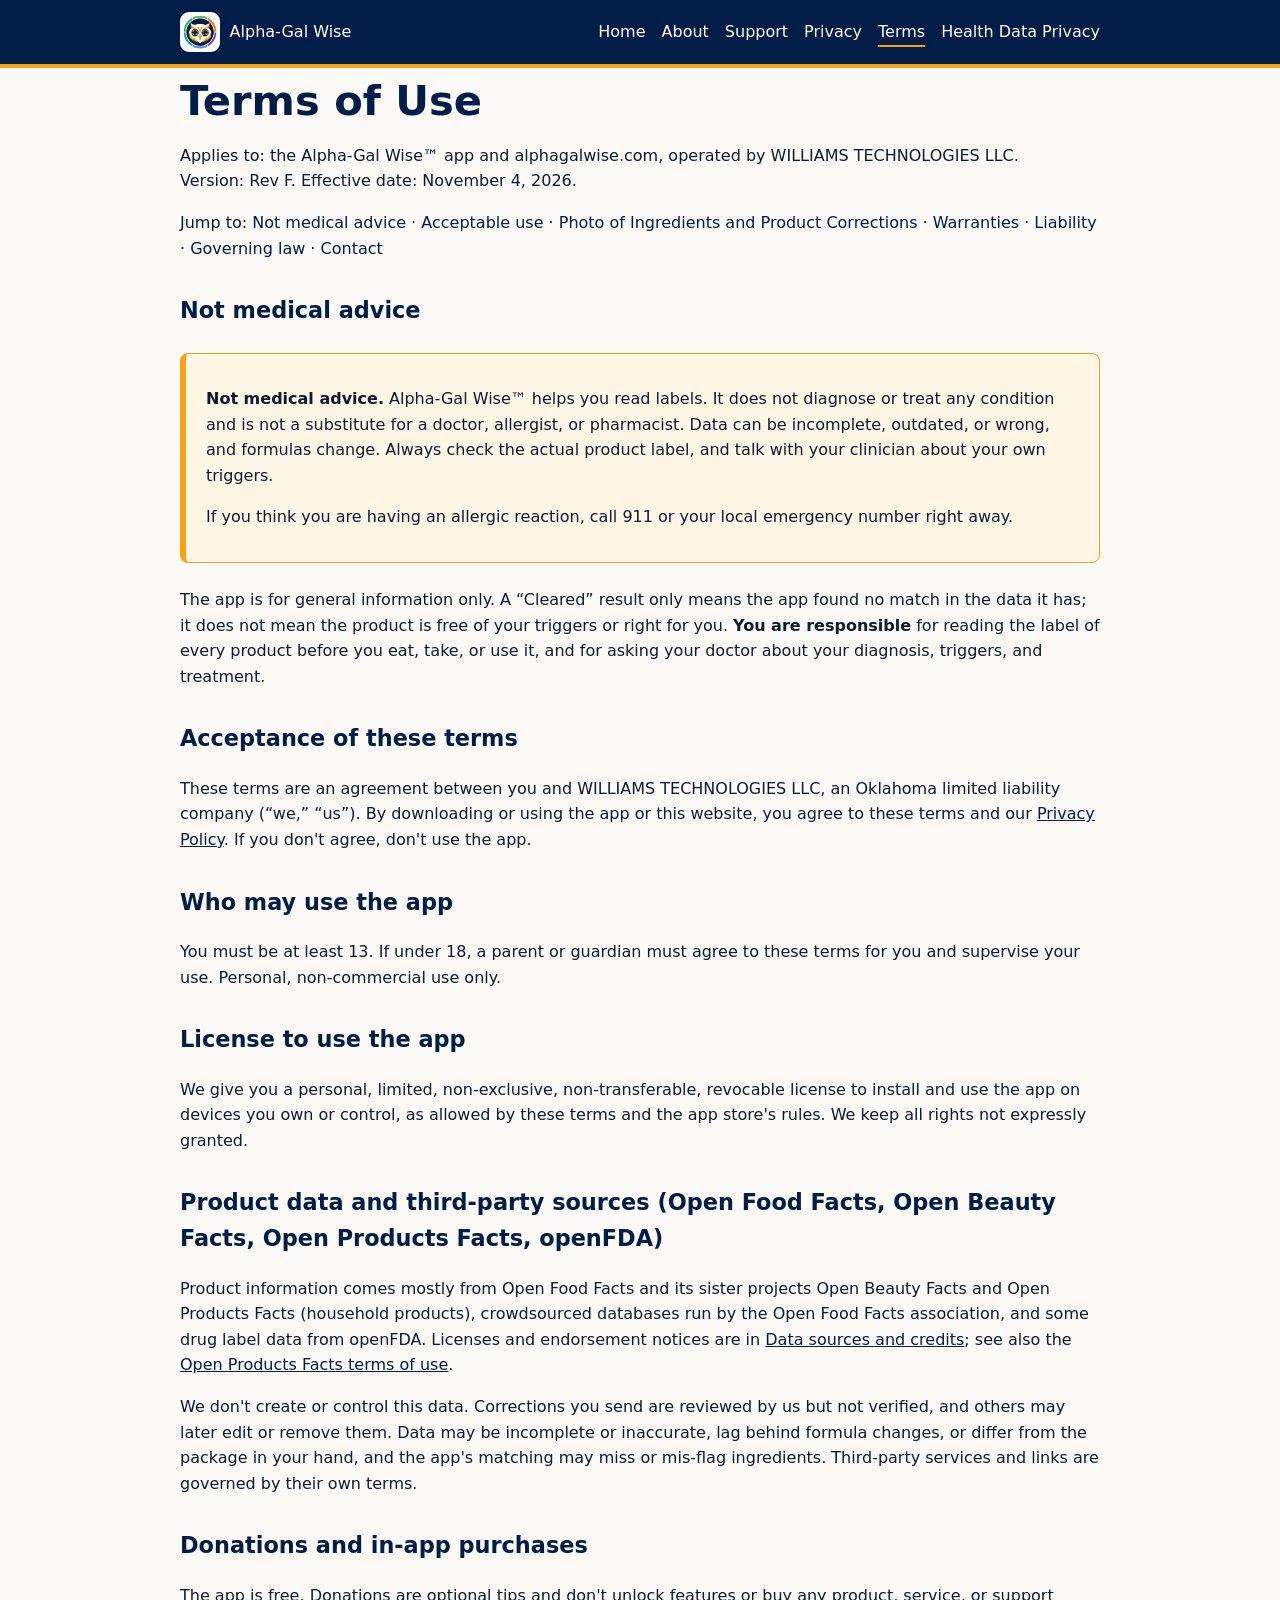
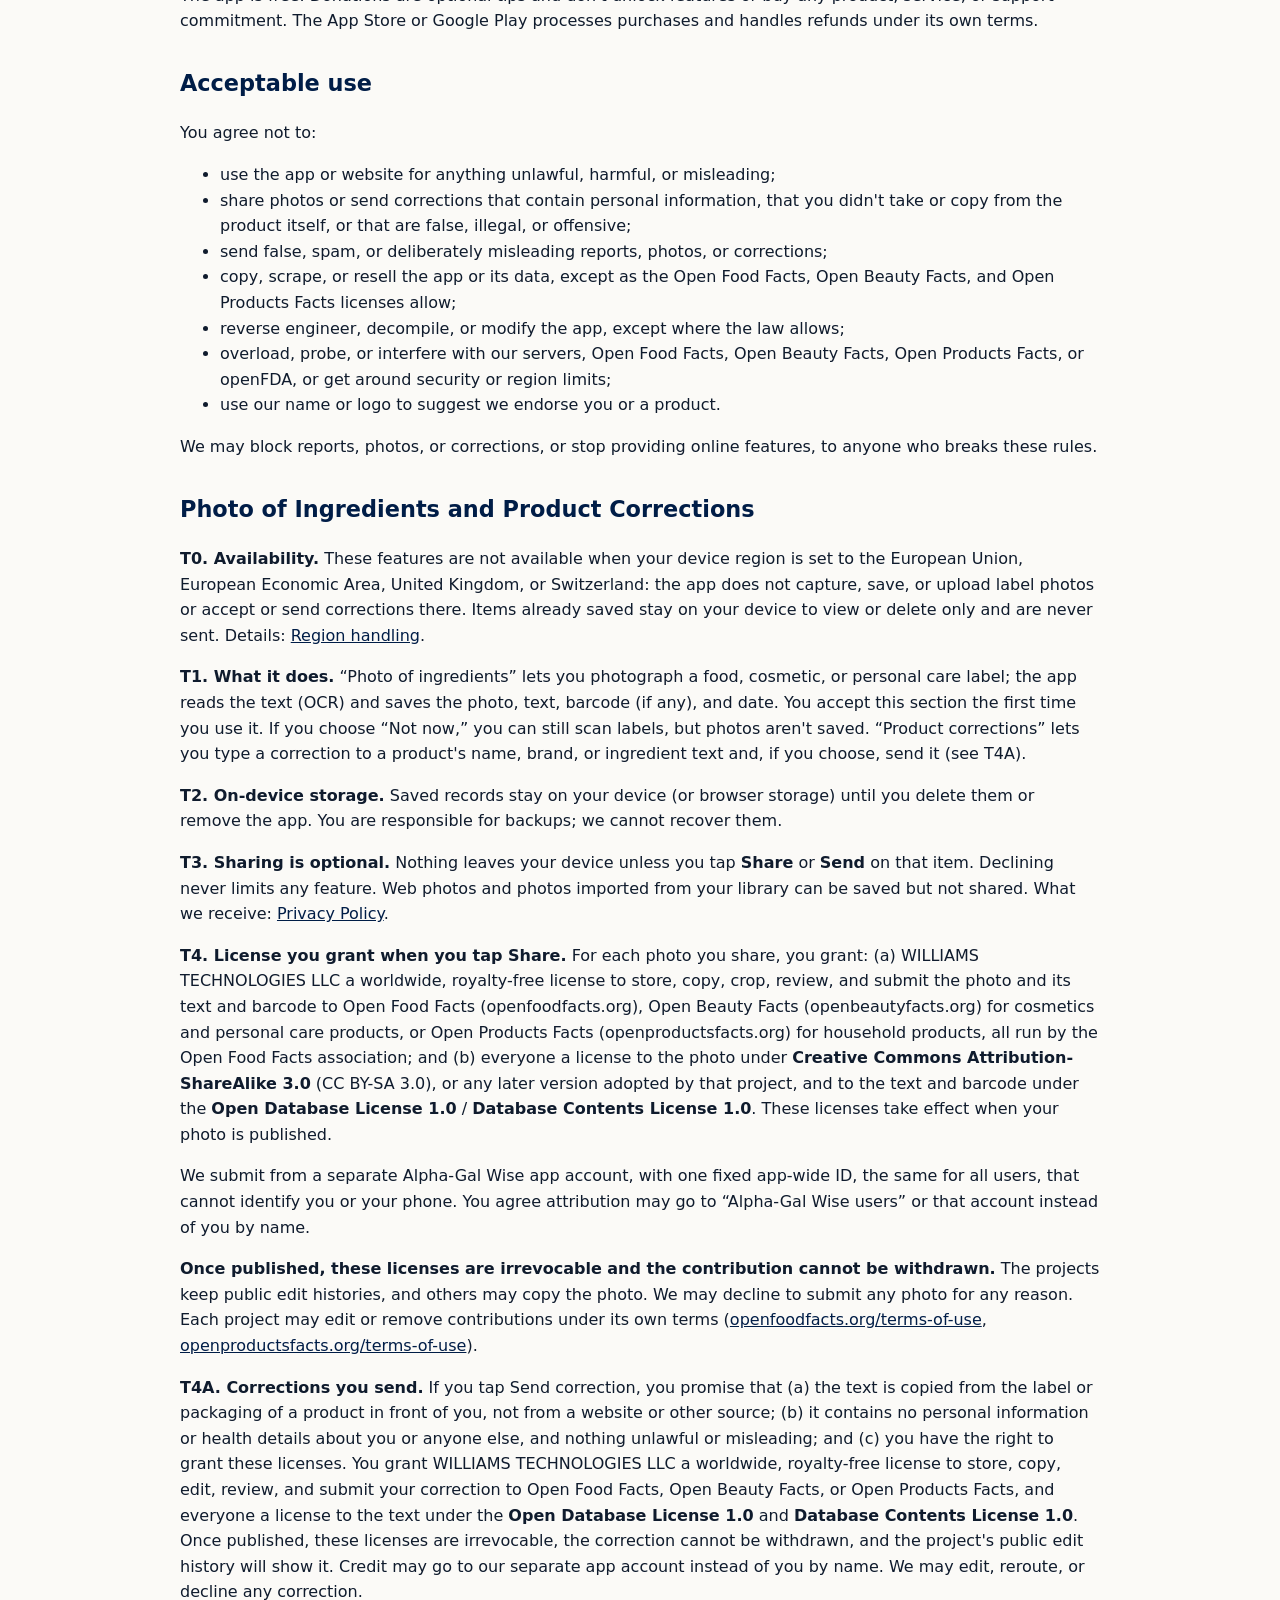
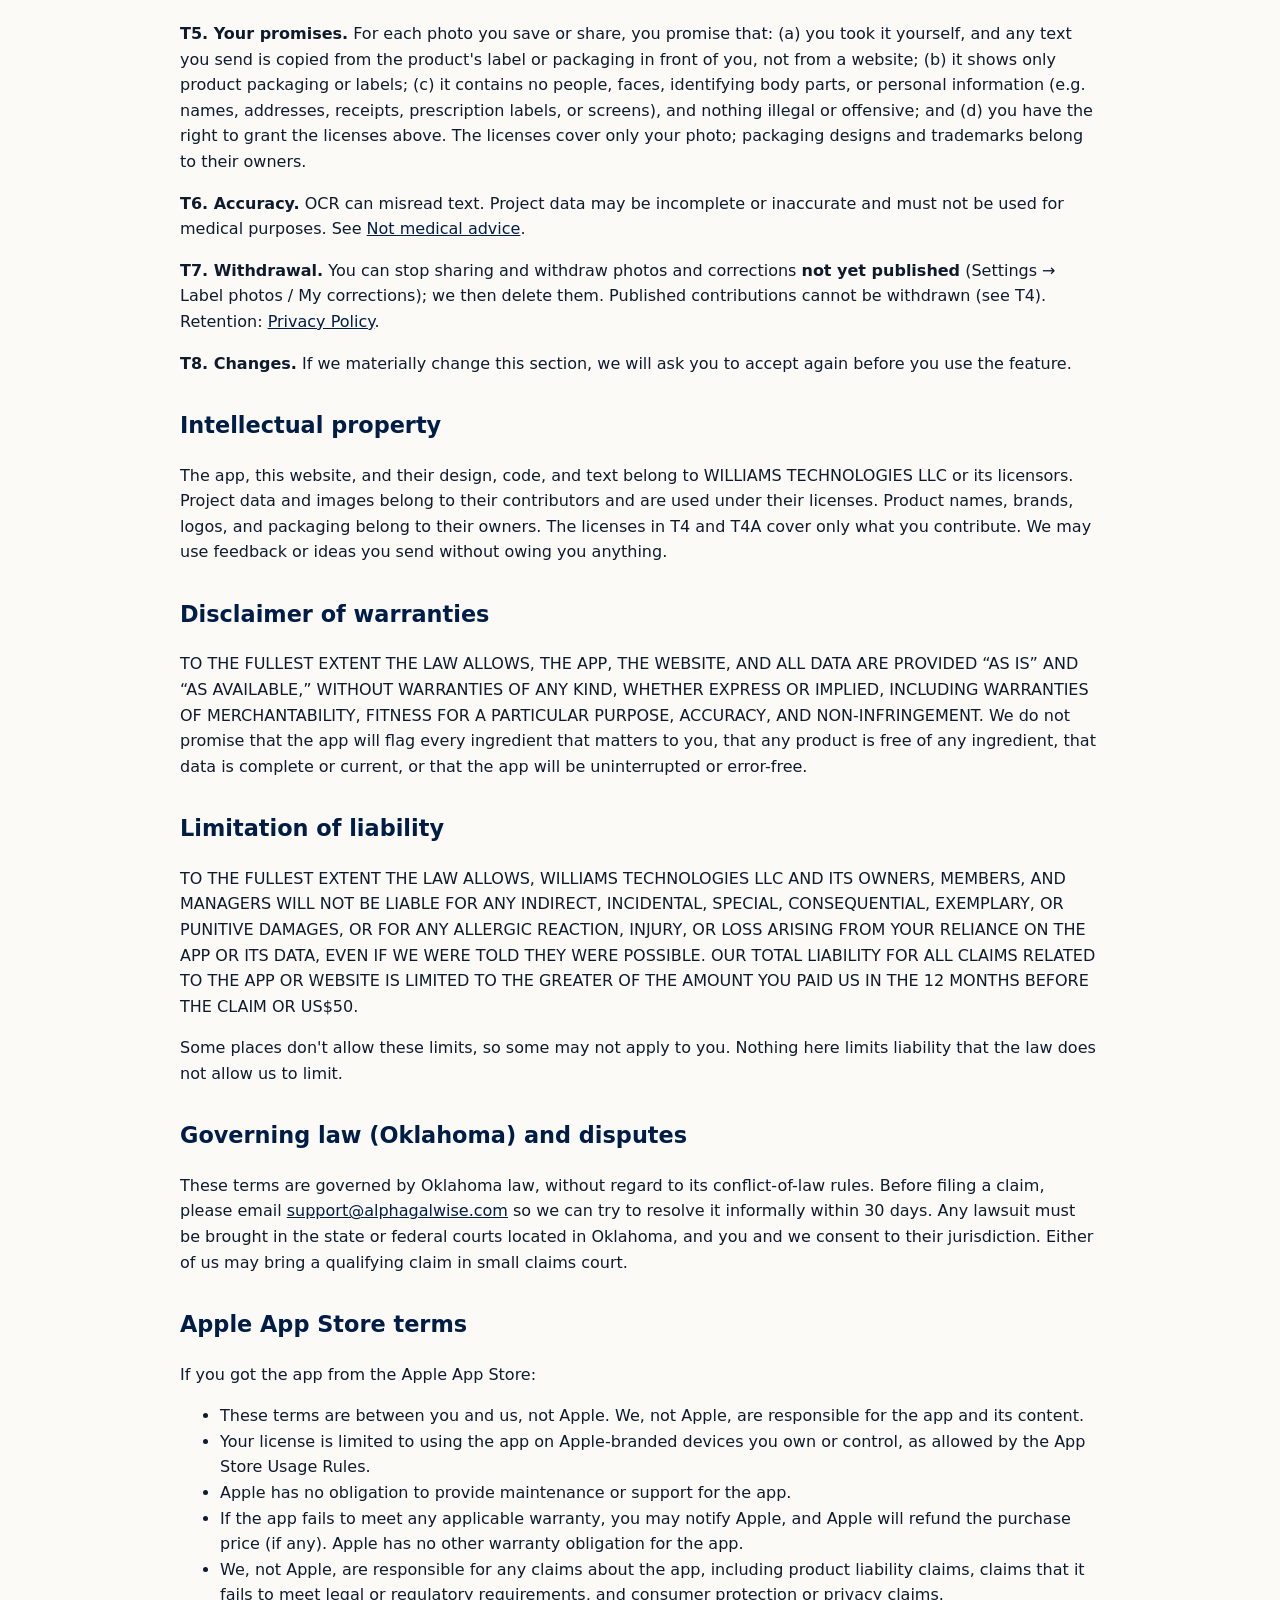
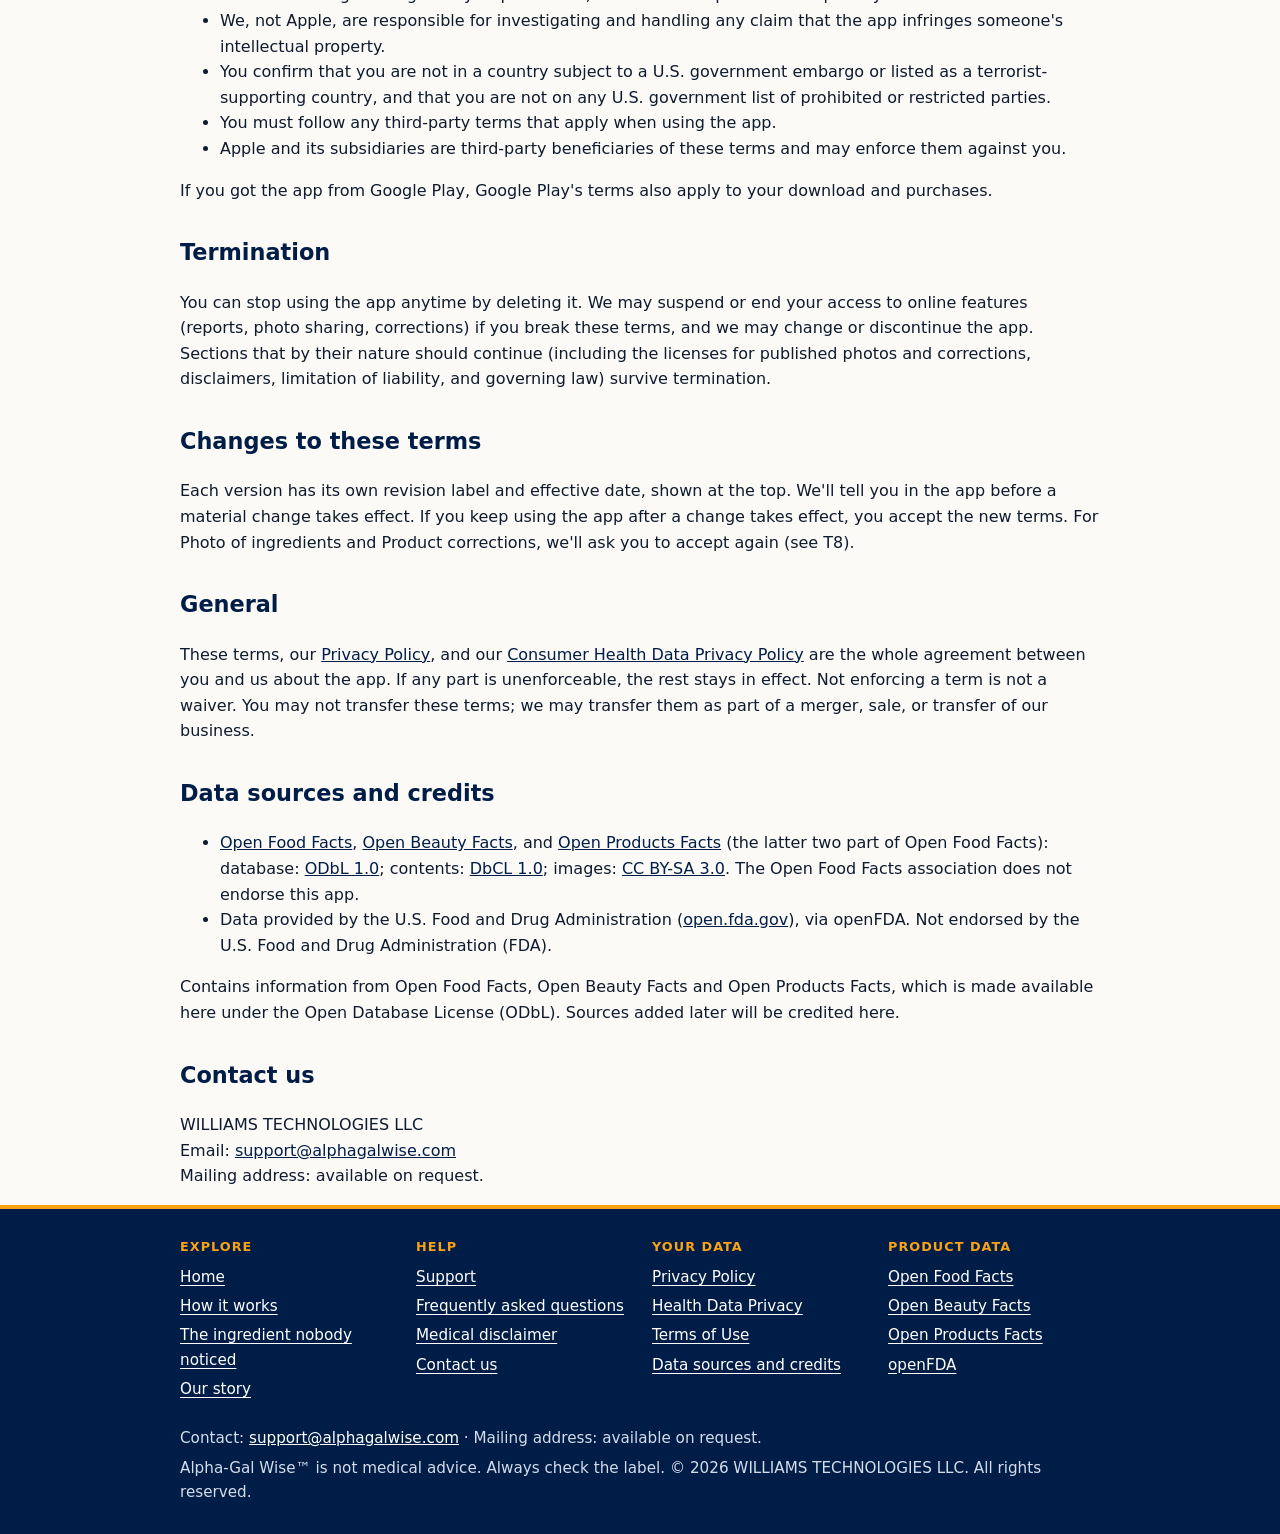
<file: terms.html>
<!doctype html>
<html lang="en">
<head>
<meta charset="utf-8">
<meta name="viewport" content="width=device-width, initial-scale=1">
<title>Terms of Use | Alpha-Gal Wise Alpha-Gal Ingredient Scanner</title>
<meta name="description" content="Terms of use for Alpha-Gal Wise, the ingredient scanner app for alpha-gal syndrome and mammalian meat allergy, provided by WILLIAMS TECHNOLOGIES LLC.">
<link rel="canonical" href="https://alphagalwise.com/terms.html">
<link rel="icon" type="image/png" sizes="32x32" href="/assets/favicon-32.png">
<link rel="apple-touch-icon" href="/assets/apple-touch-icon.png">
<link rel="stylesheet" href="/assets/style.css?v=20261030">
<meta property="og:title" content="Terms of Use | Alpha-Gal Wise Alpha-Gal Ingredient Scanner">
<meta property="og:description" content="Terms of use for Alpha-Gal Wise, the ingredient scanner app for alpha-gal syndrome and mammalian meat allergy, provided by WILLIAMS TECHNOLOGIES LLC.">
<meta property="og:image" content="https://alphagalwise.com/assets/og-image.png">
<meta property="og:image:width" content="1200">
<meta property="og:image:height" content="630">
<meta property="og:image:alt" content="Alpha-Gal Wise app icon with the slogan: Free, because feeling well shouldn&#x27;t be a subscription.">
<meta property="og:url" content="https://alphagalwise.com/terms.html">
<meta property="og:type" content="website">
<meta property="og:site_name" content="Alpha-Gal Wise">
<meta name="twitter:card" content="summary_large_image">
<meta name="twitter:title" content="Terms of Use | Alpha-Gal Wise Alpha-Gal Ingredient Scanner">
<meta name="twitter:description" content="Terms of use for Alpha-Gal Wise, the ingredient scanner app for alpha-gal syndrome and mammalian meat allergy, provided by WILLIAMS TECHNOLOGIES LLC.">
<meta name="twitter:image" content="https://alphagalwise.com/assets/og-image.png">
<meta name="twitter:image:alt" content="Alpha-Gal Wise app icon with the slogan: Free, because feeling well shouldn&#x27;t be a subscription.">
<meta name="theme-color" content="#001D47">
<script src="/assets/header.js?v=20261030" defer></script>
</head>
<body>
<a class="skip" href="#main">Skip to main content</a>
<header class="site"><div class="wrap">
<a class="brand" href="/"><img src="/assets/icon-256.png" alt="" width="40" height="40">Alpha-Gal Wise</a>
<button class="menu-btn" type="button" aria-expanded="false" aria-controls="main-nav" aria-label="Menu"><span></span><span></span><span></span></button>
<nav aria-label="Main" id="main-nav"><ul><li><a href="index.html">Home</a></li><li><a href="about.html">About</a></li><li><a href="support.html">Support</a></li><li><a href="privacy.html">Privacy</a></li><li><a href="terms.html" aria-current="page">Terms</a></li><li><a href="health-data-privacy.html">Health Data Privacy</a></li></ul></nav>
</div></header>
<main id="main" class="wrap">
<h1>Terms of Use</h1>
<p>Applies to: the Alpha-Gal Wise&trade; app and alphagalwise.com, operated by WILLIAMS TECHNOLOGIES LLC.<br>Version: Rev F. Effective date: November 4, 2026.</p>
<nav aria-label="Sections"><p>Jump to: <a href="#medical">Not medical advice</a> &middot; <a href="#acceptable-use">Acceptable use</a> &middot; <a href="#photo-ingredients">Photo of Ingredients and Product Corrections</a> &middot; <a href="#warranties">Warranties</a> &middot; <a href="#liability">Liability</a> &middot; <a href="#law">Governing law</a> &middot; <a href="#contact">Contact</a></p></nav>

<h2 id="medical">Not medical advice</h2>
<div class="notice" role="note"><p><strong>Not medical advice.</strong> Alpha-Gal Wise&trade; helps you read labels. It does not diagnose or treat any condition and is not a substitute for a doctor, allergist, or pharmacist. Data can be incomplete, outdated, or wrong, and formulas change. Always check the actual product label, and talk with your clinician about your own triggers.</p>
<p>If you think you are having an allergic reaction, call 911 or your local emergency number right away.</p></div>
<p>The app is for general information only. A &ldquo;Cleared&rdquo; result only means the app found no match in the data it has; it does not mean the product is free of your triggers or right for you. <strong>You are responsible</strong> for reading the label of every product before you eat, take, or use it, and for asking your doctor about your diagnosis, triggers, and treatment.</p>

<h2 id="acceptance">Acceptance of these terms</h2>
<p>These terms are an agreement between you and WILLIAMS TECHNOLOGIES LLC, an Oklahoma limited liability company (&ldquo;we,&rdquo; &ldquo;us&rdquo;). By downloading or using the app or this website, you agree to these terms and our <a href="privacy.html">Privacy Policy</a>. If you don't agree, don't use the app.</p>

<h2 id="eligibility">Who may use the app</h2>
<p>You must be at least 13. If under 18, a parent or guardian must agree to these terms for you and supervise your use. Personal, non-commercial use only.</p>

<h2 id="license">License to use the app</h2>
<p>We give you a personal, limited, non-exclusive, non-transferable, revocable license to install and use the app on devices you own or control, as allowed by these terms and the app store's rules. We keep all rights not expressly granted.</p>

<h2 id="data-sources">Product data and third-party sources (Open Food Facts, Open Beauty Facts, Open Products Facts, openFDA)</h2>
<p>Product information comes mostly from Open Food Facts and its sister projects Open Beauty Facts and Open Products Facts (household products), crowdsourced databases run by the Open Food Facts association, and some drug label data from openFDA. Licenses and endorsement notices are in <a href="#credits">Data sources and credits</a>; see also the <a href="https://world.openproductsfacts.org/terms-of-use" target="_blank" rel="noopener">Open Products Facts terms of use</a>.</p>
<p>We don't create or control this data. Corrections you send are reviewed by us but not verified, and others may later edit or remove them. Data may be incomplete or inaccurate, lag behind formula changes, or differ from the package in your hand, and the app's matching may miss or mis-flag ingredients. Third-party services and links are governed by their own terms.</p>

<h2 id="donations">Donations and in-app purchases</h2>
<p>The app is free. Donations are optional tips and don't unlock features or buy any product, service, or support commitment. The App Store or Google Play processes purchases and handles refunds under its own terms.</p>

<h2 id="acceptable-use">Acceptable use</h2>
<p>You agree not to:</p>
<ul><li>use the app or website for anything unlawful, harmful, or misleading;</li><li>share photos or send corrections that contain personal information, that you didn't take or copy from the product itself, or that are false, illegal, or offensive;</li><li>send false, spam, or deliberately misleading reports, photos, or corrections;</li><li>copy, scrape, or resell the app or its data, except as the Open Food Facts, Open Beauty Facts, and Open Products Facts licenses allow;</li><li>reverse engineer, decompile, or modify the app, except where the law allows;</li><li>overload, probe, or interfere with our servers, Open Food Facts, Open Beauty Facts, Open Products Facts, or openFDA, or get around security or region limits;</li><li>use our name or logo to suggest we endorse you or a product.</li></ul>
<p>We may block reports, photos, or corrections, or stop providing online features, to anyone who breaks these rules.</p>

<h2 id="photo-ingredients">Photo of Ingredients and Product Corrections</h2>
<p><strong>T0. Availability.</strong> These features are not available when your device region is set to the European Union, European Economic Area, United Kingdom, or Switzerland: the app does not capture, save, or upload label photos or accept or send corrections there. Items already saved stay on your device to view or delete only and are never sent. Details: <a href="privacy.html#international">Region handling</a>.</p>
<p><strong>T1. What it does.</strong> &ldquo;Photo of ingredients&rdquo; lets you photograph a food, cosmetic, or personal care label; the app reads the text (OCR) and saves the photo, text, barcode (if any), and date. You accept this section the first time you use it. If you choose &ldquo;Not now,&rdquo; you can still scan labels, but photos aren't saved. &ldquo;Product corrections&rdquo; lets you type a correction to a product's name, brand, or ingredient text and, if you choose, send it (see T4A).</p>
<p><strong>T2. On-device storage.</strong> Saved records stay on your device (or browser storage) until you delete them or remove the app. You are responsible for backups; we cannot recover them.</p>
<p><strong>T3. Sharing is optional.</strong> Nothing leaves your device unless you tap <strong>Share</strong> or <strong>Send</strong> on that item. Declining never limits any feature. Web photos and photos imported from your library can be saved but not shared. What we receive: <a href="privacy.html#photo-ingredients">Privacy Policy</a>.</p>
<p><strong>T4. License you grant when you tap Share.</strong> For each photo you share, you grant: (a) WILLIAMS TECHNOLOGIES LLC a worldwide, royalty-free license to store, copy, crop, review, and submit the photo and its text and barcode to Open Food Facts (openfoodfacts.org), Open Beauty Facts (openbeautyfacts.org) for cosmetics and personal care products, or Open Products Facts (openproductsfacts.org) for household products, all run by the Open Food Facts association; and (b) everyone a license to the photo under <strong>Creative Commons Attribution-ShareAlike 3.0</strong> (CC BY-SA 3.0), or any later version adopted by that project, and to the text and barcode under the <strong>Open Database License 1.0</strong> / <strong>Database Contents License 1.0</strong>. These licenses take effect when your photo is published.</p>
<p>We submit from a separate Alpha-Gal Wise app account, with one fixed app-wide ID, the same for all users, that cannot identify you or your phone. You agree attribution may go to &ldquo;Alpha-Gal Wise users&rdquo; or that account instead of you by name.</p>
<p><strong>Once published, these licenses are irrevocable and the contribution cannot be withdrawn.</strong> The projects keep public edit histories, and others may copy the photo. We may decline to submit any photo for any reason. Each project may edit or remove contributions under its own terms (<a href="https://world.openfoodfacts.org/terms-of-use" target="_blank" rel="noopener">openfoodfacts.org/terms-of-use</a>, <a href="https://world.openproductsfacts.org/terms-of-use" target="_blank" rel="noopener">openproductsfacts.org/terms-of-use</a>).</p>
<p><strong>T4A. Corrections you send.</strong> If you tap Send correction, you promise that (a) the text is copied from the label or packaging of a product in front of you, not from a website or other source; (b) it contains no personal information or health details about you or anyone else, and nothing unlawful or misleading; and (c) you have the right to grant these licenses. You grant WILLIAMS TECHNOLOGIES LLC a worldwide, royalty-free license to store, copy, edit, review, and submit your correction to Open Food Facts, Open Beauty Facts, or Open Products Facts, and everyone a license to the text under the <strong>Open Database License 1.0</strong> and <strong>Database Contents License 1.0</strong>. Once published, these licenses are irrevocable, the correction cannot be withdrawn, and the project's public edit history will show it. Credit may go to our separate app account instead of you by name. We may edit, reroute, or decline any correction.</p>
<p><strong>T5. Your promises.</strong> For each photo you save or share, you promise that: (a) you took it yourself, and any text you send is copied from the product's label or packaging in front of you, not from a website; (b) it shows only product packaging or labels; (c) it contains no people, faces, identifying body parts, or personal information (e.g. names, addresses, receipts, prescription labels, or screens), and nothing illegal or offensive; and (d) you have the right to grant the licenses above. The licenses cover only your photo; packaging designs and trademarks belong to their owners.</p>
<p><strong>T6. Accuracy.</strong> OCR can misread text. Project data may be incomplete or inaccurate and must not be used for medical purposes. See <a href="#medical">Not medical advice</a>.</p>
<p><strong>T7. Withdrawal.</strong> You can stop sharing and withdraw photos and corrections <strong>not yet published</strong> (Settings &rarr; Label photos / My corrections); we then delete them. Published contributions cannot be withdrawn (see T4). Retention: <a href="privacy.html#retention">Privacy Policy</a>.</p>
<p><strong>T8. Changes.</strong> If we materially change this section, we will ask you to accept again before you use the feature.</p>

<h2 id="ip">Intellectual property</h2>
<p>The app, this website, and their design, code, and text belong to WILLIAMS TECHNOLOGIES LLC or its licensors. Project data and images belong to their contributors and are used under their licenses. Product names, brands, logos, and packaging belong to their owners. The licenses in T4 and T4A cover only what you contribute. We may use feedback or ideas you send without owing you anything.</p>

<h2 id="warranties">Disclaimer of warranties</h2>
<p>TO THE FULLEST EXTENT THE LAW ALLOWS, THE APP, THE WEBSITE, AND ALL DATA ARE PROVIDED &ldquo;AS IS&rdquo; AND &ldquo;AS AVAILABLE,&rdquo; WITHOUT WARRANTIES OF ANY KIND, WHETHER EXPRESS OR IMPLIED, INCLUDING WARRANTIES OF MERCHANTABILITY, FITNESS FOR A PARTICULAR PURPOSE, ACCURACY, AND NON-INFRINGEMENT. We do not promise that the app will flag every ingredient that matters to you, that any product is free of any ingredient, that data is complete or current, or that the app will be uninterrupted or error-free.</p>

<h2 id="liability">Limitation of liability</h2>
<p>TO THE FULLEST EXTENT THE LAW ALLOWS, WILLIAMS TECHNOLOGIES LLC AND ITS OWNERS, MEMBERS, AND MANAGERS WILL NOT BE LIABLE FOR ANY INDIRECT, INCIDENTAL, SPECIAL, CONSEQUENTIAL, EXEMPLARY, OR PUNITIVE DAMAGES, OR FOR ANY ALLERGIC REACTION, INJURY, OR LOSS ARISING FROM YOUR RELIANCE ON THE APP OR ITS DATA, EVEN IF WE WERE TOLD THEY WERE POSSIBLE. OUR TOTAL LIABILITY FOR ALL CLAIMS RELATED TO THE APP OR WEBSITE IS LIMITED TO THE GREATER OF THE AMOUNT YOU PAID US IN THE 12 MONTHS BEFORE THE CLAIM OR US$50.</p>
<p>Some places don't allow these limits, so some may not apply to you. Nothing here limits liability that the law does not allow us to limit.</p>

<h2 id="law">Governing law (Oklahoma) and disputes</h2>
<p>These terms are governed by Oklahoma law, without regard to its conflict-of-law rules. Before filing a claim, please email <a href="mailto:support@alphagalwise.com">support@alphagalwise.com</a> so we can try to resolve it informally within 30 days. Any lawsuit must be brought in the state or federal courts located in Oklahoma, and you and we consent to their jurisdiction. Either of us may bring a qualifying claim in small claims court.</p>

<h2 id="apple">Apple App Store terms</h2>
<p>If you got the app from the Apple App Store:</p>
<ul><li>These terms are between you and us, not Apple. We, not Apple, are responsible for the app and its content.</li><li>Your license is limited to using the app on Apple-branded devices you own or control, as allowed by the App Store Usage Rules.</li><li>Apple has no obligation to provide maintenance or support for the app.</li><li>If the app fails to meet any applicable warranty, you may notify Apple, and Apple will refund the purchase price (if any). Apple has no other warranty obligation for the app.</li><li>We, not Apple, are responsible for any claims about the app, including product liability claims, claims that it fails to meet legal or regulatory requirements, and consumer protection or privacy claims.</li><li>We, not Apple, are responsible for investigating and handling any claim that the app infringes someone's intellectual property.</li><li>You confirm that you are not in a country subject to a U.S. government embargo or listed as a terrorist-supporting country, and that you are not on any U.S. government list of prohibited or restricted parties.</li><li>You must follow any third-party terms that apply when using the app.</li><li>Apple and its subsidiaries are third-party beneficiaries of these terms and may enforce them against you.</li></ul>
<p>If you got the app from Google Play, Google Play's terms also apply to your download and purchases.</p>

<h2 id="termination">Termination</h2>
<p>You can stop using the app anytime by deleting it. We may suspend or end your access to online features (reports, photo sharing, corrections) if you break these terms, and we may change or discontinue the app. Sections that by their nature should continue (including the licenses for published photos and corrections, disclaimers, limitation of liability, and governing law) survive termination.</p>

<h2 id="changes">Changes to these terms</h2>
<p>Each version has its own revision label and effective date, shown at the top. We'll tell you in the app before a material change takes effect. If you keep using the app after a change takes effect, you accept the new terms. For Photo of ingredients and Product corrections, we'll ask you to accept again (see T8).</p>

<h2 id="general">General</h2>
<p>These terms, our <a href="privacy.html">Privacy Policy</a>, and our <a href="health-data-privacy.html">Consumer Health Data Privacy Policy</a> are the whole agreement between you and us about the app. If any part is unenforceable, the rest stays in effect. Not enforcing a term is not a waiver. You may not transfer these terms; we may transfer them as part of a merger, sale, or transfer of our business.</p>

<h2 id="credits">Data sources and credits</h2>
<ul><li><a href="https://openfoodfacts.org" target="_blank" rel="noopener">Open Food Facts</a>, <a href="https://world.openbeautyfacts.org" target="_blank" rel="noopener">Open Beauty Facts</a>, and <a href="https://world.openproductsfacts.org" target="_blank" rel="noopener">Open Products Facts</a> (the latter two part of Open Food Facts): database: <a href="https://opendatacommons.org/licenses/odbl/1-0/" target="_blank" rel="noopener">ODbL 1.0</a>; contents: <a href="https://opendatacommons.org/licenses/dbcl/1-0/" target="_blank" rel="noopener">DbCL 1.0</a>; images: <a href="https://creativecommons.org/licenses/by-sa/3.0/" target="_blank" rel="noopener">CC BY-SA 3.0</a>. The Open Food Facts association does not endorse this app.</li><li>Data provided by the U.S. Food and Drug Administration (<a href="https://open.fda.gov" target="_blank" rel="noopener">open.fda.gov</a>), via openFDA. Not endorsed by the U.S. Food and Drug Administration (FDA).</li></ul>
<p>Contains information from Open Food Facts, Open Beauty Facts and Open Products Facts, which is made available here under the Open Database License (ODbL). Sources added later will be credited here.</p>

<h2 id="contact">Contact us</h2>
<p>WILLIAMS TECHNOLOGIES LLC<br>Email: <a href="mailto:support@alphagalwise.com">support@alphagalwise.com</a><br>Mailing address: available on request.</p>
</main>
<footer class="site"><div class="wrap">
<nav class="ftoc" aria-label="Footer">
<div class="fcol"><h2>Explore</h2><ul><li><a href="/index.html">Home</a></li><li><a href="/index.html#how-it-works">How it works</a></li><li><a href="/index.html#unknowns">The ingredient nobody noticed</a></li><li><a href="/about.html">Our story</a></li></ul></div>
<div class="fcol"><h2>Help</h2><ul><li><a href="/support.html">Support</a></li><li><a href="/support.html#faq">Frequently asked questions</a></li><li><a href="/support.html#medical-disclaimer">Medical disclaimer</a></li><li><a href="/about.html#contact">Contact us</a></li></ul></div>
<div class="fcol"><h2>Your data</h2><ul><li><a href="/privacy.html">Privacy Policy</a></li><li><a href="/health-data-privacy.html">Health Data Privacy</a></li><li><a href="/terms.html">Terms of Use</a></li><li><a href="/support.html#credits">Data sources and credits</a></li></ul></div>
<div class="fcol"><h2>Product data</h2><ul><li><a href="https://world.openfoodfacts.org/" target="_blank" rel="noopener">Open Food Facts</a></li><li><a href="https://world.openbeautyfacts.org/" target="_blank" rel="noopener">Open Beauty Facts</a></li><li><a href="https://world.openproductsfacts.org/" target="_blank" rel="noopener">Open Products Facts</a></li><li><a href="https://open.fda.gov/" target="_blank" rel="noopener">openFDA</a></li></ul></div>
</nav>
<p>Contact: <a href="mailto:support@alphagalwise.com">support@alphagalwise.com</a> &middot; Mailing address: available on request.</p>
<p>Alpha-Gal Wise&trade; is not medical advice. Always check the label. &copy; 2026 WILLIAMS TECHNOLOGIES LLC. All rights reserved.</p>
</div></footer>
<script>if(navigator.doNotTrack!=='1'&&window.doNotTrack!=='1'&&!navigator.globalPrivacyControl){var g=document.createElement('script');g.async=true;g.src='https://gc.zgo.at/count.js';g.setAttribute('data-goatcounter','https://alphagalwise.goatcounter.com/count');document.body.appendChild(g);}</script>
</body>
</html>
</file>
<file: assets/style.css>
:root{--navy:#001D47;--amber:#F9A215;--bg:#fbfaf7;--fg:#0f1b2d;--muted:#4a5568;--accent:#001D47;--link:#001D47;--link-h:#1a3f7a;--card:#fff;--line:#dfe3ea;--warn:#fff6e6;--warn-line:#F9A215;--hdr:#001D47;--hdr-fg:#fff;--hdr-muted:#d5dcea}
*{box-sizing:border-box}
html{font-size:100%}
body{margin:0;font-family:system-ui,-apple-system,"Segoe UI",Roboto,Helvetica,Arial,sans-serif;line-height:1.6;color:var(--fg);background:var(--bg)}
a{color:var(--link)}a:hover{color:var(--link-h)}
:focus-visible{outline:3px solid var(--amber);outline-offset:2px}
.skip{position:absolute;left:-999px;top:0;background:var(--amber);color:var(--navy);padding:.5rem 1rem;z-index:10;font-weight:700}.skip:focus{left:0}
.wrap{max-width:60rem;margin:0 auto;padding:0 1.25rem}
header.site{background:var(--hdr);border-bottom:4px solid var(--amber)}
header.site .wrap{display:flex;flex-wrap:wrap;align-items:center;justify-content:space-between;gap:.75rem;padding-top:.75rem;padding-bottom:.75rem}
.brand{display:flex;align-items:center;gap:.6rem;text-decoration:none;color:var(--hdr-fg)}
.brand:hover{color:var(--hdr-fg)}
.brand img{width:40px;height:40px;border-radius:9px}
.brand-text{display:flex;flex-direction:column;line-height:1.2}
.brand-name{font-weight:700;font-size:1.15rem}
.tagline{font-size:.85rem;color:var(--amber);font-weight:500}
nav ul{list-style:none;margin:0;padding:0;display:flex;flex-wrap:wrap;gap:.25rem 1rem}
nav a{text-decoration:none;font-weight:500;padding:.25rem 0}
header.site nav a{color:var(--hdr-fg)}header.site nav a:hover{color:var(--amber)}
nav a[aria-current=page]{border-bottom:2px solid var(--amber)}
main{padding:2rem 0 3rem}
h1{font-size:clamp(1.8rem,4vw,2.6rem);line-height:1.2;margin:.2em 0 .4em;color:var(--accent)}
h2{font-size:1.4rem;margin-top:2rem;color:var(--accent)}h3{font-size:1.1rem;margin-top:1.5rem}
.hero{display:grid;grid-template-columns:1fr;gap:1.5rem;align-items:center}
.hero img{width:160px;height:160px;border-radius:36px;box-shadow:0 8px 24px rgba(0,0,0,.15)}
@media(min-width:44rem){.hero{grid-template-columns:auto 1fr}}
.lead{font-size:1.2rem;color:var(--muted)}
.soon{font-weight:600;color:var(--fg);border-left:4px solid var(--amber);padding-left:.75rem}
.slogan{font-size:1.3rem;font-weight:700;color:var(--accent);border-left:6px solid var(--amber);padding:.25rem 0 .25rem .9rem;margin:1rem 0}
.feature{background:var(--card);border:1px solid var(--line);border-left:6px solid var(--amber);border-radius:12px;padding:.25rem 1.25rem 1rem;margin-top:2rem}
.feature h2{margin-top:1rem}
.grid{display:grid;gap:1rem;grid-template-columns:repeat(auto-fit,minmax(15rem,1fr));margin-top:1rem}
.card{background:var(--card);border:1px solid var(--line);border-top:4px solid var(--amber);border-radius:12px;padding:1.1rem 1.25rem}
.card h3{margin-top:0}
.notice{background:var(--warn);border:1px solid var(--warn-line);border-left-width:6px;border-radius:8px;padding:1rem 1.25rem;margin:1.5rem 0}
.btn{display:inline-block;background:var(--amber);color:var(--navy);text-decoration:none;padding:.7rem 1.2rem;border-radius:10px;font-weight:700}.btn:hover{background:#ffb84a;color:var(--navy)}
details{background:var(--card);border:1px solid var(--line);border-radius:10px;padding:.75rem 1rem;margin:.6rem 0}
summary{cursor:pointer;font-weight:600}
blockquote{margin:1rem 0;padding:.25rem 1rem;border-left:4px solid var(--amber);background:var(--card)}
footer.site{border-top:4px solid var(--amber);background:var(--hdr);padding:1.5rem 0;font-size:.95rem;color:var(--hdr-muted)}
footer.site a{color:#fff}footer.site a:hover{color:var(--amber)}
footer.site ul{list-style:none;padding:0;margin:0 0 .75rem;display:flex;flex-wrap:wrap;gap:.25rem 1.1rem}
footer.site p{margin:.35rem 0}
@media(prefers-color-scheme:dark){:root{--bg:#001D47;--fg:#eef2f8;--muted:#c3cde0;--accent:#F9A215;--link:#F9A215;--link-h:#ffc766;--card:#0a2b5e;--line:#23457a;--warn:#0a2b5e;--warn-line:#F9A215;--hdr:#00142f;--hdr-muted:#c3cde0}}
@media(prefers-reduced-motion:reduce){*{transition:none!important;animation:none!important}}

/* MOCKUP: photo section backgrounds */
body{overflow-x:clip}
main:has(.hero.bleed){padding-top:0}
.bleed{position:relative;isolation:isolate;margin-left:calc(50% - 50vw);margin-right:calc(50% - 50vw);padding:2.5rem max(1.25rem,calc(50vw - 30rem + 1.25rem));background:var(--img) center/cover no-repeat;border:0;border-radius:0}
.bleed::before{content:"";position:absolute;inset:0;z-index:-1}
.photo-navy::before{background:rgba(0,29,71,var(--ov,.85))}
.photo-white::before{background:rgba(255,255,255,var(--ov,.88))}
.photo-navy p,.photo-navy .lead,.photo-navy h1,.photo-navy h2,.photo-navy .soon{color:#fff}
.photo-navy .slogan{color:#F9A215;border-left-color:#F9A215}
.photo-white h2{color:#001D47}.photo-white p{color:#0f1b2d}
.hero.bleed{margin-top:0}
.feature.bleed{margin-top:2rem}.feature.bleed h2{margin-top:0}
.photo-navy a{color:#fff}
.bleed.about-free{margin:2rem calc(50% - 50vw)}
.photo-navy.warm::before{background:linear-gradient(rgba(74,38,20,.74),rgba(130,68,26,.80))}
.photo-navy.warm .slogan{color:#FFE2A8;border-left-color:#F9A215}


/* Sticky header + mobile menu */
header.site{position:sticky;top:0;z-index:50}
html{scroll-padding-top:5.5rem}
.menu-btn{display:none;background:none;border:2px solid var(--hdr-muted);border-radius:8px;padding:.45rem .5rem;cursor:pointer;flex-direction:column;gap:4px}
.menu-btn span{display:block;width:22px;height:2px;background:var(--hdr-fg);border-radius:2px}
.menu-btn:focus-visible{outline:3px solid var(--amber);outline-offset:2px}
@media (max-width:720px){
 header.site.compact .menu-btn{display:flex}
 header.site.compact .wrap{flex-wrap:nowrap}
 header.site.compact .tagline{display:none}
 header.site.compact nav{display:none;position:absolute;left:0;right:0;top:100%;background:var(--hdr);border-bottom:4px solid var(--amber);padding:.5rem 1.25rem 1rem}
 header.site.compact.open nav{display:block}
 header.site.compact nav ul{flex-direction:column;gap:.25rem}
 header.site.compact nav a{display:block;padding:.6rem 0}
}
@media (max-width:720px){ header.site.fixed{position:fixed;left:0;right:0;top:0} html{overflow-anchor:none} }

.about-photo{float:right;width:min(42%,320px);margin:.3rem 0 1rem 1.5rem}
.about-photo img{display:block;width:100%;height:auto;border-radius:12px;border:4px solid #fff;box-shadow:0 4px 14px rgba(0,0,0,.18)}
.about-photo figcaption{font-size:.85rem;color:var(--muted);text-align:center;margin-top:.35rem}
@media (max-width:600px){.about-photo{float:none;width:100%;max-width:360px;margin:0 auto 1.25rem}}
.photo-navy .about-photo figcaption{color:#FFE2A8}

.ftoc{display:grid;grid-template-columns:repeat(4,1fr);gap:1.25rem 1.5rem;margin:.25rem 0 1.25rem}.ftoc h2{font-size:.8rem;letter-spacing:.08em;text-transform:uppercase;color:var(--amber);margin:0 0 .5rem}footer.site .ftoc ul{display:block;margin:0}footer.site .ftoc a{text-decoration:underline;text-underline-offset:3px}.ftoc li{margin:.3rem 0}@media(max-width:760px){.ftoc{grid-template-columns:1fr 1fr}}
</file>
